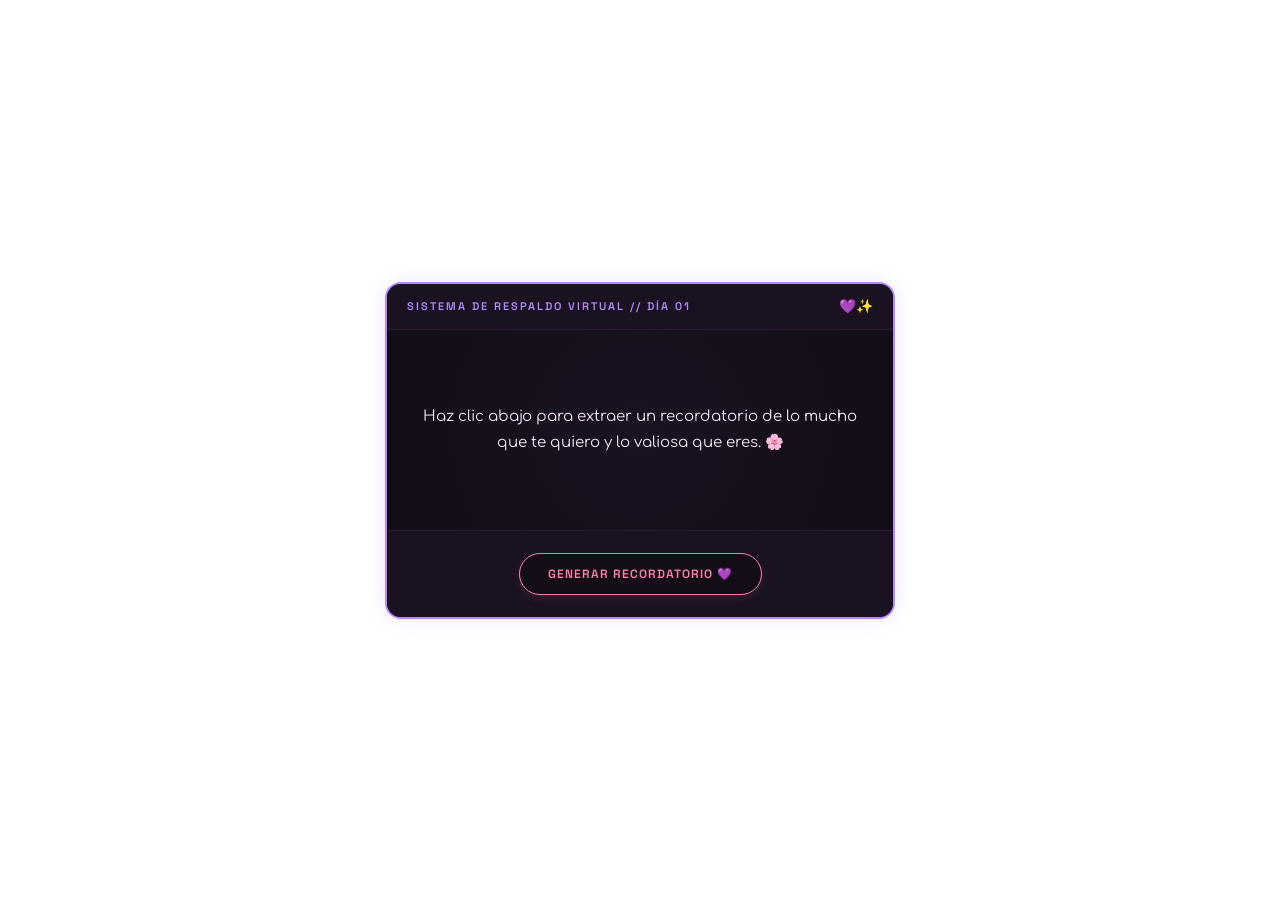
<file: index.html>
<!DOCTYPE html>
<html lang="es">
<head>
  <meta charset="UTF-8">
  <meta name="viewport" content="width=device-width, initial-scale=1.0">
  <title>Sistema de Respaldo Virtual // Día 01</title>
  <link rel="preconnect" href="https://fonts.googleapis.com">
  <link rel="preconnect" href="https://fonts.gstatic.com" crossorigin>
  <link href="https://fonts.googleapis.com/css2?family=Comfortaa:wght@500;700&family=Space+Grotesk:wght@400;600&display=swap" rel="stylesheet">
  <style>
    * {
      box-sizing: border-box;
      margin: 0;
      padding: 0;
    }
    body {
      background-color: transparent;
      display: flex;
      justify-content: center;
      align-items: center;
      height: 100vh;
      overflow: hidden;
    }
    .card-container {
      width: 100%;
      max-width: 550px;
      padding: 20px;
    }
    .card {
      background-color: #120d16;
      border: 2px solid #b388ff;
      border-radius: 16px;
      box-shadow: 0 0 20px rgba(179, 136, 255, 0.2);
      overflow: hidden;
      display: flex;
      flex-direction: column;
      transition: all 0.3s ease;
    }
    .card:hover {
      box-shadow: 0 0 30px rgba(255, 128, 171, 0.3);
      border-color: #ff80ab;
    }
    .card-header {
      background-color: #1a1221;
      padding: 14px 20px;
      border-bottom: 1px solid #2a1b35;
      display: flex;
      justify-content: space-between;
      align-items: center;
    }
    .header-title {
      font-family: 'Space Grotesk', sans-serif;
      font-size: 11px;
      letter-spacing: 2px;
      color: #b388ff;
      font-weight: 600;
    }
    .header-icon {
      font-size: 14px;
    }
    .card-body {
      padding: 45px 35px;
      min-height: 200px;
      display: flex;
      align-items: center;
      justify-content: center;
      background: radial-gradient(circle at center, #1a1221 0%, #120d16 100%);
    }
    #quote {
      font-family: 'Comfortaa', cursive;
      font-size: 15px;
      line-height: 1.7;
      color: #f3e5f5;
      text-align: center;
    }
    .card-footer {
      padding: 22px;
      background-color: #1a1221;
      border-top: 1px solid #2a1b35;
      display: flex;
      justify-content: center;
    }
    #generate-btn {
      background-color: #120d16;
      color: #ff80ab;
      border: 1px solid #ff80ab;
      padding: 12px 28px;
      font-family: 'Space Grotesk', sans-serif;
      font-size: 12px;
      letter-spacing: 1px;
      font-weight: 600;
      border-radius: 30px;
      cursor: pointer;
      box-shadow: 0 4px 10px rgba(255, 128, 171, 0.1);
      transition: all 0.3s cubic-bezier(0.175, 0.885, 0.32, 1.275);
    }
    #generate-btn:hover {
      background-color: #ff80ab;
      color: #120d16;
      transform: scale(1.05);
    }
    .fade-in {
      animation: fadeInEffect 0.5s ease forwards;
    }
    @keyframes fadeInEffect {
      from { opacity: 0; transform: scale(0.95); }
      to { opacity: 1; transform: scale(1); }
    }
  </style>
</head>
<body>

<div class="card-container">
  <div class="card">
    <div class="card-header">
      <span class="header-title">SISTEMA DE RESPALDO VIRTUAL // DÍA 01</span>
      <div class="header-icon">💜✨</div>
    </div>
    <div class="card-body">
      <p id="quote" class="fade-in">Haz clic abajo para extraer un recordatorio de lo mucho que te quiero y lo valiosa que eres. 🌸</p>
    </div>
    <div class="card-footer">
      <button id="generate-btn">GENERAR RECORDATORIO 💜</button>
    </div>
  </div>
</div>

<script>
const afirmacionesOriginales = [
  "Sé perfectamente que ambas somos personas independientes y capaces de avanzar solas, pero tenerte como amix, escucharte y compartir la vida hace que mi universo sea exponencialmente más feliz.",
  "La distancia geográfica se vuelve completamente minúscula cuando dos mentes logran sintonizar con tanta pureza, honestidad y elocuencia a través de una pantalla.",
  "Tu presencia en mi vida es la prueba viviente de que no se necesita habitar el mismo espacio físico para cuidar, sostener y hacer feliz a alguien de verdad.",
  "Saber que estás al otro lado de la red transforma por completo la pesadez de cualquier rutina; eres un refugio lleno de calma al que siempre da gusto regresar.",
  "Tu voz tiene una calidez única que desarma cualquier mal día; escuchar tus notas de voz es, sin duda, mi sonido favorito en el mundo.",
  "Amo con todo mi corazón el tatuaje que tengo por ti; es mi forma favorita de llevarte siempre conmigo a donde sea que vaya, grabada en mi piel y en mi historia.",
  "Aprecio profundamente cada una de tus palabras, tus llamadas y tus risas compartidas; en un entorno que a veces se siente monótono, tu existencia es un sol constante.",
  "Haber coincidido contigo y aprender juntas nuevas formas de ver la vida es uno de los recordatorios más hermosos de que las almas afines siempre encuentran su camino.",
  "Aunque hoy no pueda estar ahí físicamente para darte un abrazo o compartir un té por la tarde, quiero que recuerdes que mi afecto y mi respaldo te acompañan en cada paso.",
  "Eres una persona sumamente valiosa, inteligente y capaz. Nunca dejes que las dudas del día a día te hagan olvidar la luz tan inmensa que proyectas en todo lo que haces.",
  "Ver tu rostro en una videollamada o escuchar tu tono de voz al terminar el día es la mejor forma de recordar que las conexiones genuinas son el verdadero valor de la vida.",
  "Admiro profundamente tu sensibilidad, la madurez con la que asumes tus retos y la inmensa ternura con la que sabes cuidar a las personas que te importan.",
  "Tu corazón tiene una nobleza que se siente en cada mensaje. Gracias por demostrarme que el cariño real no conoce de fronteras, husos horarios ni límites virtuales.",
  "En los días en que el cansancio de tus múltiples actividades parezca abrumarte, respira profundo y recuerda que aquí hay alguien que celebra cada uno de tus logros.",
  "Me hace muy feliz saber que mi pensamiento te acompaña y que logro provocar una sonrisa en ti, tal como tú lo haces conmigo todos los días.",
  "Eres mi aliada intelectual y mi compañera favorita en este plano digital; no cambiaría por nada nuestras charlas largas y la certeza de saberme tan querida por ti.",
  "Nuestra complicidad es un testimonio de que los lazos más fuertes se construyen con paciencia, empatía, respeto profundo por el espacio del otro y un cariño genuino.",
  "Me encanta la forma en que procesas las ideas, la agudeza de tu mente y esa capacidad tan tuya de hacer que una simple charla de trabajo se vuelva un momento especial.",
  "Si el síndrome del impostor o la duda intentan nublar tu jornada, regresa a este botón y recuerda que yo veo con total claridad la grandeza de tu talento.",
  "No necesitas ser perfecta ni fuerte las veinticuatro horas; en tus momentos de cansancio o silencio, mi aprecio y mi escucha atenta siguen estando aquí, intactos.",
  "Qué fortuna tan inmensa haber cruzado caminos contigo. Como mujeres y como amix, tener este nivel de entendimiento mutuo es algo que valoro con el alma.",
  "Tu forma de quererme y de estar presente a pesar de los kilómetros me ha enseñado que el afecto verdadero es un espacio de libertad, evolución y mutuo aprendizaje.",
  "Nunca olvides la fuerza que habita en ti; eres una mujer brillante, disciplinada y tienes la capacidad necesaria para conquistar cualquier meta profesional o personal.",
  "Tu presencia es como esa primera taza de café por la mañana: trae claridad, reconforta el espíritu y te deja listo para iniciar el día con una buena energía.",
  "Amo la complicidad que tenemos, los chistes internos que solo nosotras entendemos y esas conversaciones que se extienden recordándonos que la distancia es solo un número.",
  "Cada detalle tuyo, desde un saludo temprano hasta un mensaje de buenas noches, se convierte en un tesoro que guardo con el mayor de los respetos y el más grande cariño.",
  "Tu valor no se define por tu productividad ni por cuántos pendientes cierres hoy; vales por la inmensidad de tu ser, por tu autenticidad y por la luz que irradias.",
  "Eres ese pensamiento bonito que me saca una sonrisa espontánea en mitad de una reunión pesada. Gracias por existir de una manera tan bella en mi mundo.",
  "Admiro la dedicación con la que manejas tus proyectos, pero admiro aún más cómo cuidas tu esencia y mantienes intacta esa calidez que te caracteriza.",
  "La distancia solo resalta lo real de lo que compartimos. Si podemos hacernos tan felices estando lejos, el día que compartamos un espacio físico va a ser legendario.",
  "Tu sensibilidad humana es un regalo para quienes te rodean; nunca permitas que las prisas del entorno apaguen la magia que llevas dentro.",
  "Qué hermoso es saber que en algún lugar del mapa hay una mujer maravillosa que desea mi bienestar con la misma fuerza con la que yo deseo el suyo.",
  "Eres una amix excepcional, con una mente brillante y un corazón enorme. Confía plenamente en tus capacidades, porque yo sé perfectamente de lo que eres capaz.",
  "Incluso en los días donde el silencio sea necesario para descansar, saber que estás al otro lado de la pantalla me da una tranquilidad y una alegría inmensas.",
  "Cuando te veo reír en una videollamada, te juro que no sé quién de las dos está más feliz sinceramente; ver tu alegría me llena el alma por completo.",
  "Gracias por tu paciencia, por tus palabras de aliento y por ser esa persona que me recuerda lo bonito que es aprender y evolucionar constantemente.",
  "Tienes una capacidad hermosa para acortar las distancias con un solo mensaje; tu elocuencia y tu forma de expresarte son un verdadero deleite intelectual.",
  "Este rincón digital es solo una pequeña muestra del aprecio inmenso que te tengo. Elegir compartir mis días contigo me hace infinitamente más feliz.",
  "Gracias por enseñarme otra forma de querer, una donde el espacio de la otra se respeta y el cariño crece de la forma más natural y honesta posible.",
  "Me encanta escuchar tu voz; es un sonido que me transmite una paz increíble y tiene la magia de disipar cualquier momento de estrés en mi rutina.",
  "Mi corazón se agita bonito cada vez que coincidimos en una charla espontánea; adoro la forma tan fluida en la que fluyen nuestras conversaciones.",
  "Me dijiste que puedo soñar siempre contigo... y hoy te recuerdo que tenerte presente en mis pensamientos es una de las cosas que hacen mi vida muchísimo más hermosa.",
  "Aprecio inmensamente que, aun con todas tus actividades diarias, siempre busques un espacio para mí; valorar nuestro tiempo de esa forma me llena el alma.",
  "Tu risa tiene un eco hermoso que se queda guardado en mi mente durante todo el día; es la melodía que me recuerda que vale la pena sonreír.",
  "No cambiaría por nada del mundo las horas que pasamos compartiendo ideas; aprender a tu lado es una de las experiencias más enriquecedoras que tengo.",
  "Tu calidez atraviesa cualquier pantalla; eres capaz de hacerme sentir plenamente acompañada y querida a pesar de toda la distancia que nos separa.",
  "Tienes una mente brillante y una lógica admirable. Nunca dejes que un día complicado de oficina empañe la certeza de lo tesa que eres.",
  "Haces que mi mundo sea un lugar muchísimo más bonito desde el momento en que entraste en él; tu amistad es un regalo inestimable.",
  "Adoro la tranquilidad que me da saber que cuento contigo; tu lealtad y tu compañerismo como amix son pilares hermosos en mi día a día.",
  "Me fascina ver cómo te apasionas por tus metas y la dedicación que le pones a cada aprendizaje; eres una fuente constante de inspiración para mí.",
  "No necesitas demostrarle nada a nadie; tu trabajo, tu ética y tu calidad como mujer hablan por sí solos con una elocuencia absoluta.",
  "En las tardes largas donde la jornada se vuelve monótona, recordar tu última nota de voz es el impulso perfecto para continuar con una sonrisa.",
  "Gracias por ser mi confidente, mi aliada intelectual y mi refugio seguro en este espacio; tu existencia es una bendición en mi vida.",
  "Tu presencia es sutil pero profundamente significativa; dejas una huella de paz y buena energía en cada mensaje y en cada videollamada.",
  "Admiro profundamente tu resiliencia; tienes una templanza increíble para encarar las situaciones difíciles sin perder jamás tu esencia noble.",
  "Cada vez que sientas que la rutina te exige demasiado, detente un segundo, respira y recuerda que estás haciendo un trabajo extraordinario.",
  "Qué privilegio tan grande es conocerte a fondo, escuchar tus opiniones y darme cuenta de la inmensa belleza interior que posees.",
  "Tu afecto es uno de los espacios más libres, sanos y transparentes que he tenido la fortuna de habitar; gracias por quererme tan bonito, amix.",
  "Eres el claro ejemplo de que se puede tener una mente estructurada y brillante sin perder ni un poquito de ternura, empatía y sensibilidad.",
  "Nunca olvides que mi chat está permanentemente abierto para ti, listo para escucharte, leerte o simplemente acompañarte en silencio.",
  "Me haces feliz por el simple hecho de existir y elegir compartir una parte de tu tiempo y de tu vida conmigo; eso vale más que cualquier distancia.",
  "Tu criterio y tus consejos son invaluables para mí; confío plenamente en tu sabiduría y en la maravillosa intuición que te guía.",
  "Que hoy sea un día para consentirte, para reconocer tus propios logros y para recordar que te mereces toda la felicidad y la paz del mundo.",
  "Nuestras llamadas son el momento donde el ruido exterior se apaga por completo y el día cobra un significado mucho más bonito y tranquilo.",
  "Compartir canciones contigo y saber que conectamos a través de la música es como crear nuestra propia banda sonora a la distancia.",
  "Tu autenticidad es refrescante en un mundo tan automatizado; eres genuina, transparente y de una honestidad que vale oro.",
  "Si hoy necesitas un recordatorio de tu valor, aquí lo tienes: eres una mujer maravillosa, inteligente, sumamente querida y capaz de todo.",
  "Amo la complicidad que construimos día con día; cada chiste interno es un bloque más en esta amistad tan bonita que me alegra la vida.",
  "Nunca dejes de brillar con esa luz propia tan hermosa que tienes; el mundo es un lugar mucho mejor y más feliz porque tú estás en él.",
  "Este rincón fue diseñado con el único propósito de recordarte, cuantas veces lo requieras, lo inmensamente valiosa y querida que eres para mí.",
  "Quiero agradecerte sinceramente por estar en mi vida. Tu apoyo incondicional ha sido mi mayor tranquilidad en los momentos de más estrés.",
  "Gracias por tener siempre la palabra exacta, el consejo inteligente y la madurez necesaria para ver las cosas con total claridad.",
  "Me llena de orgullo ver todo lo que logras día con día como la mujer increíble y disciplinada que eres. Tu fuerza es admirable.",
  "Agradezco cada risa compartida, cada nota de voz larga y cada instante en el que me haces sentir que ser amix no entiende de fronteras.",
  "Tu generosidad y la forma tan bonita en la que cuidas nuestro lazo es algo que valoro y agradezco profundamente todos los días.",
  "Gracias por escucharme con tanta paciencia y por ser ese lugar seguro al que siempre puedo acudir para desconectarme del caos del mundo.",
  "Es increíble cómo logras hacerme sonreír incluso a través de un simple mensaje de texto. Tu buena energía es completamente contagiosa.",
  "Agradezco tu honestidad, tu transparencia y esa forma tan limpia que tienes de expresar lo que sientes y lo que piensas.",
  "Tener a una mujer tan brillante e inteligente como tú profesando su amistad conmigo es una de las mayores fortunas que tengo.",
  "Hay canciones que ahora tienen tu nombre grabado por completo, porque es imposible escucharlas sin acordarme de ti y sonreír.",
  "Admiro la forma en que enfrentas los retos del trabajo y de la vida. Tienes una capacidad de resolución que me inspira muchísimo.",
  "Gracias por enseñarme que las conexiones más reales se alimentan de respeto mutuo, conversaciones profundas y un afecto sincero.",
  "Tu presencia le da un balance perfecto a mis días. Agradezco inmensamente la tranquilidad y la alegría que traes a mi rutina.",
  "Eres una persona con una luz única y un criterio impecable. Gracias por compartir tu sabiduría y tus opiniones conmigo, amix.",
  "Aprecio tanto el tiempo que me dedicas. Sé que tu día puede ser muy ocupado, y que elijas un espacio para mí es algo que guardo en el corazón.",
  "Gracias por no juzgar, por entender mis silencios y por brindarme un espacio donde puedo ser completamente yo misma sin filtros.",
  "Tu amistad y tu compañía son de los regalos más reales que me ha dado la vida. Gracias por existir de una manera tan bella.",
  "Me encanta cómo logras que las cosas complejas parezcan sencillas con tu lógica. Eres una mujer extraordinariamente tesa.",
  "Agradezco profundamente la confianza que has depositado en mí. Cuidar de nuestro lazo es una de mis mayores prioridades.",
  "Gracias por ser mi coequipera favorita, mi aliada en las charlas largas y la persona que me recuerda lo bonito que es coincidir.",
  "Tu calidez tiene el poder de transformar cualquier jornada pesada en un momento lleno de paz. Gracias por esa magia tan tuya.",
  "Aprecio enormemente tu sensibilidad y la ternura con la que respondes a cada situación. Eres una amix genial.",
  "Gracias por impulsarme a ser mejor, por celebrar mis éxitos y por recordarme que siempre tengo un respaldo incondicional en ti.",
  "Tu elocuencia y tu agudeza mental hacen que hablar contigo sea siempre el mejor momento de mi jornada. Gracias por cada charla.",
  "Agradezco el respeto profundo con el que tratas mis ideas y el cariño con el que sostienes cada una de nuestras conversaciones.",
  "Gracias por ser esa constante hermosa en mi mapa, por recordarme que no estoy sola y por quererme de una forma tan libre y sana.",
  "Admiro profundamente tu fuerza interior y la calma con la que asumes cada responsabilidad. Eres un ejemplo absoluto de mujer.",
  "Gracias por recordarme el valor de las cosas sencillas, como una buena plática al final del día o una risa espontánea.",
  "Tu existencia hace que mi universo sea muchísimo más feliz, interesante y ordenado. Gracias por compartir tu tiempo conmigo, amix.",
  "Este espacio solo existe para recordarte, de manera infinita, lo agradecida que estoy de tenerte en mi vida y lo mucho que te adoro.",
  "Qué tranquilidad da saber que, sin importar lo enredado que esté el día, siempre puedo llegar a escribirte y todo se calma.",
  "Admiro demasiado cómo defiendes tus ideas y tu espacio; eres una mujer con un carácter tan bonito y firme que inspira un montón.",
  "Gracias por esos chistes que solo tú y yo entendemos; tener esa complicidad tan nuestra es de las cosas que más alegría me dan.",
  "Me encanta que podamos hablar de cosas súper profundas y al segundo reírnos de cualquier bobada; esa confianza no se encuentra fácil.",
  "Aprecio muchísimo que estés pendiente de mis días, de mis metas y de mis cosas; sentir tu apoyo tan de cerca es un regalo inmenso.",
  "Como mujeres, es hermoso encontrar a una amix con la que no existan competencias, sino un apoyo mutuo totalmente sincero y transparente.",
  "Tu criterio para resolver problemas es algo que me vuela la cabeza; eres súper inteligente y admiro muchísimo cómo procesas todo.",
  "Gracias por las notas de voz largas; me encanta sentarme a escucharte porque siento que estamos en el mismo cuarto charlando tranquilas.",
  "Amo saber que hay una parte de ti que se queda conmigo en cada aprendizaje que compartimos; eres una maestra increíble en mi vida.",
  "Tu lealtad es un pilar gigante para mí; saber que cuento contigo a ojos cerrados es una de las certezas más bonitas que tengo hoy.",
  "Gracias por celebrar mis logros como si fueran tuyos; tener una amix que se alegre genuinamente de mi bienestar no tiene precio.",
  "Me fascina ver lo dedicada que eres con cada proyecto que tocas; le pones un nivel de mente y corazón a todo que da gusto verte.",
  "Eres mi refugio favorito en internet; el rincón del mapa donde sé que puedo ser yo misma al cien por ciento y siempre seré bienvenida.",
  "Gracias por tu paciencia eterna y por tener siempre una perspectiva tan madura ante cualquier enredo de la vida diaria.",
  "No te imaginas la sonrisa que me saca ver un mensaje tuyo en la pantalla cuando he tenido una mañana pesada en la oficina.",
  "Adoro nuestra amistad porque es libre, sana y no exige nada más que ser auténticas; gracias por construir un espacio tan lindo conmigo.",
  "Tus consejos tienen una claridad única; eres esa voz sensata que siempre me aterriza y me ayuda a ver las cosas desde el lado correcto.",
  "Gracias por compartir tus días conmigo, por hacerme parte de tu mundo y por dejarme quererte y apoyarte en cada paso que das.",
  "Tienes una esencia tan noble que se siente en cada palabra que escribes; es imposible leerte y no contagiarse de tu paz.",
  "Qué fortuna tener una aliada tan tesa en mi cotidianidad; trabajar, aprender y crecer sabiendo que estás ahí lo hace todo mejor.",
  "Gracias por enseñarme el valor de la constancia en el cariño; la distancia es un número tonto cuando hay tantas ganas de estar presente.",
  "Amo la forma en que cuidas a los tuyos; tienes un corazón gigante y una ternura para proteger a la gente que quieres que es hermosa.",
  "Si el cansancio de la semana te abruma, recuerda que eres una mujer espectacular, valiente y que aquí estoy siempre para escucharte.",
  "Gracias por recordarme que vale la pena pausar y reír; tus ocurrencias son el mejor remate para cualquier día monótono.",
  "Me da un orgullo inmenso ver cómo vas conquistando cada meta que te propones; eres una mujer sumamente brillante y enfocada.",
  "Tu amistad me ha devuelto la certeza de que las conexiones reales existen en cualquier plano; gracias por ser mi puerto seguro en la red.",
  "Aprecio cada llamada, cada silencio compartido y cada palabra de aliento; eres de verdad una amix invaluable en mi historia.",
  "Gracias por tu honestidad sin filtros; valoro demasiado que seas transparente conmigo y que hablemos siempre con el corazón en la mano.",
  "Eres esa persona con la que puedo pensar en voz alta sin miedo a nada; tener esa libertad con otra mujer es una bendición.",
  "Admiro tu resiliencia ante los días difíciles; tienes una templanza admirable para sacar adelante lo que sea con toda la altura.",
  "Gracias por hacerme reír hasta que me duela la cara; tus chistes y tu sentido del humor son mi parte favorita de la semana.",
  "Qué bonito es saber que existes en algún lugar del mapa pensando en mi bienestar con el mismo cariño con el que yo pienso en el tuyo.",
  "Tu agudeza mental es un deleite constante; amo debatir ideas contigo porque siempre sales con una lógica impecable y brillante.",
  "Gracias por ser mi confidente y mi zona de paz; en un mundo tan acelerado, nuestro chat es el lugar donde todo va a un ritmo hermoso.",
  "Tu calidez traspasa cualquier pantalla y desarma cualquier mal rato; eres capaz de abrazarme a la distancia con una sola frase.",
  "Me hace muy feliz ver que, a pesar de las rutinas y las ocupaciones, nuestro lazo se mantiene intacto y cada vez más fuerte.",
  "Gracias por inspirarme con tu disciplina; ver lo tesa que eres en tus cosas me da un impulso gigante para dar lo mejor de mí también.",
  "Eres una mujer excepcional, con un criterio de oro y una sensibilidad preciosa; nunca dejes que nadie nuble la certeza de lo que vales.",
  "Amo compartir mis gustos contigo y descubrir que sintonizamos tan bien en tantas cosas; eres mi compañera favorita de pláticas.",
  "Gracias por estar ahí en las buenas, en las malas y en las jornadas aburridas; tu constancia es el regalo más lindo de mi día.",
  "Tenerte como amix es una de las cosas que agradezco con más fuerza todos los días; tu presencia le da un brillo hermoso a mi vida.",
  "Tu risa es mi cable a tierra favorito; cuando te escucho feliz, el día entero toma un color muchísimo más bonito y tranquilo.",
  "Gracias por no dejarme dudar de mis capacidades y por ser la primera en recordarme lo lejos que puedo llegar; tu apoyo es mi motor.",
  "Adoro la forma tan genuina en la que nos cuidamos mutuamente; este lazo es la prueba de que el afecto real solo necesita voluntad.",
  "Eres una mujer con una luz propia que no se apaga con nada; gracias por compartir un poquito de esa magia conmigo todos los días.",
  "Gracias por ser mi aliada, mi apoyo y mi cómplice en este plano digital; tenerte en mi vida es la mayor de las fortunas, amix.",
  "Me encanta tu elocuencia y la pasión con la que hablas de lo que te gusta; escucharte inspirada es de mis momentos favoritos.",
  "Agradezco cada instante que pasamos compartiendo ideas; crecer a tu lado como mujer y como profesional es un privilegio inmenso.",
  "Gracias por ser ese recordatorio constante de que el mundo tiene personas maravillosas, transparentes y llenas de bondad real.",
  "Tu valor va mucho más allá de lo que haces en el día; vales por la inmensidad de tu ser, por tu autenticidad y por cómo alegras mi mundo.",
  "Este espacio fue hecho con todo el cariño para recordarte, de manera infinita, lo agradecida que estoy de tenerte y lo mucho que te adoro."
];

let bolsaDeFrases = [];

function barajarFrases() {
  bolsaDeFrases = [...afirmacionesOriginales];
  for (let i = bolsaDeFrases.length - 1; i > 0; i--) {
    const j = Math.floor(Math.random() * (i + 1));
    [bolsaDeFrases[i], bolsaDeFrases[j]] = [bolsaDeFrases[j], bolsaDeFrases[i]];
  }
}

barajarFrases();

const quoteEl = document.getElementById('quote');
const btnEl = document.getElementById('generate-btn');

btnEl.addEventListener('click', () => {
  quoteEl.classList.remove('fade-in');
  void quoteEl.offsetWidth; 
  
  if (bolsaDeFrases.length === 0) {
    barajarFrases();
  }
  
  const fraseSeleccionada = bolsaDeFrases.pop();
  quoteEl.textContent = fraseSeleccionada;
  quoteEl.classList.add('fade-in');
});
</script>

</body>
</html>
</file>
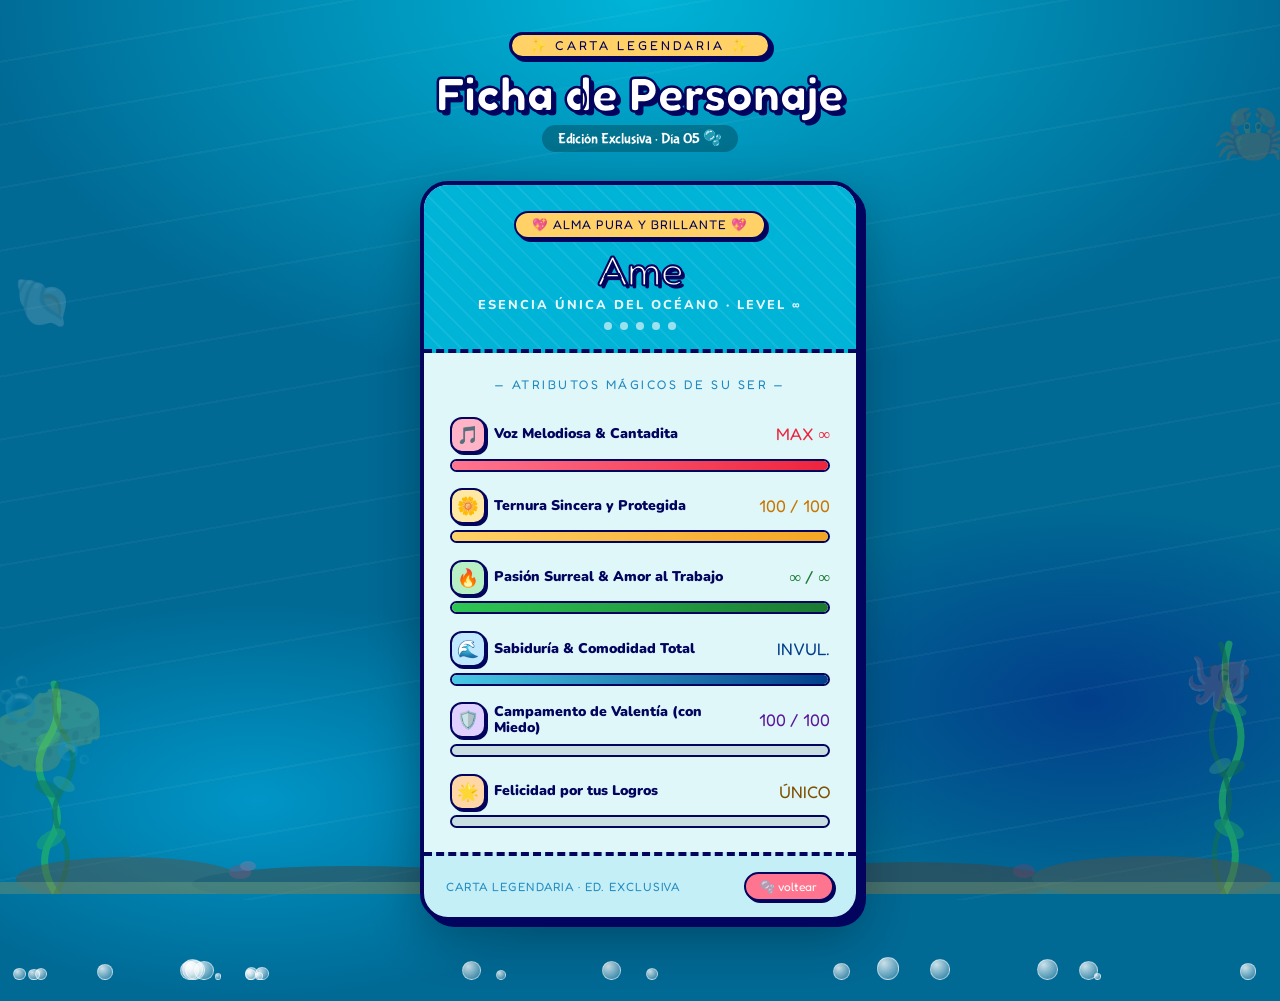
<file: card/index.html>
<!DOCTYPE html>
<html lang="es">
<head>
<meta charset="UTF-8"/>
<meta name="viewport" content="width=device-width, initial-scale=1.0"/>
<title>✨ Bikini Bottom Stats · Ame ✨</title>
<link href="https://fonts.googleapis.com/css2?family=Fredoka+One&family=Nunito:wght@400;600;700;800;900&family=Bubblegum+Sans&display=swap" rel="stylesheet"/>
<style>
:root {
  --ocean:    #00b4d8;
  --ocean-d:  #0077b6;
  --ocean-dk: #023e8a;
  --sand:     #ffd166;
  --sand-d:   #f4a522;
  --coral:    #ef233c;
  --coral-l:  #ff758f;
  --kelp:     #2dc653;
  --kelp-d:   #1a7a31;
  --bubble:   rgba(255,255,255,0.55);
  --foam:     #e0f7fa;
  --night:    #03045e;
  --gary:     #9d4edd;
}

*,*::before,*::after{box-sizing:border-box;margin:0;padding:0}

body {
  min-height:100vh;
  background: #006994;
  background-image:
    radial-gradient(ellipse 80% 60% at 50% 0%,   #00b4d8 0%,  transparent 65%),
    radial-gradient(ellipse 60% 40% at 20% 80%,  #0096c7 0%,  transparent 50%),
    radial-gradient(ellipse 50% 35% at 85% 70%,  #023e8a 0%,  transparent 55%);
  display:flex;
  flex-direction:column;
  align-items:center;
  padding:2rem 1rem 5rem;
  font-family:'Nunito',sans-serif;
  overflow-x:hidden;
  position:relative;
}

/* ── FONDO OCÉANO con rayas de luz ─────────────────────── */
body::before {
  content:'';
  position:fixed;
  inset:0;
  background: repeating-linear-gradient(
    170deg,
    transparent 0px,
    transparent 60px,
    rgba(255,255,255,0.04) 60px,
    rgba(255,255,255,0.04) 62px
  );
  pointer-events:none;
  z-index:0;
}

/* ── BURBUJAS DE FONDO ─────────────────────────────────── */
#bubbles{position:fixed;inset:0;pointer-events:none;z-index:0}
.bub{
  position:absolute;
  border-radius:50%;
  background:radial-gradient(circle at 30% 25%, rgba(255,255,255,0.8), rgba(255,255,255,0.1));
  border:1.5px solid rgba(255,255,255,0.5);
  bottom:-80px;
  animation:rise var(--d) ease-in infinite;
  animation-delay:var(--delay);
}
@keyframes rise{
  0%  {transform:translateY(0)   translateX(0)      scale(0.8);opacity:0}
  8%  {opacity:.7}
  90% {opacity:.3}
  100%{transform:translateY(-110vh) translateX(var(--tx)) scale(1.1);opacity:0}
}

/* ── PLANTAS / ALGAS decorativas ───────────────────────── */
.seaweed{
  position:fixed;bottom:0;pointer-events:none;z-index:0;opacity:.55;
}
.seaweed svg path{animation:sway 4s ease-in-out infinite alternate}
.seaweed-r{right:2%;animation-delay:-2s}
.seaweed-l{left:2%}
@keyframes sway{
  0%  {transform:skewX(-6deg) scaleY(1)}
  100%{transform:skewX(8deg)  scaleY(1.05)}
}

/* ── PIEDRAS DEL FONDO ─────────────────────────────────── */
.rocks{position:fixed;bottom:0;left:0;right:0;pointer-events:none;z-index:0;opacity:.45}

/* ── HEADER ─────────────────────────────────────────────── */
.hdr{text-align:center;position:relative;z-index:2;margin-bottom:1.8rem;animation:splashIn .9s cubic-bezier(.34,1.56,.64,1) both}
@keyframes splashIn{
  0%  {opacity:0;transform:scale(.7) translateY(-20px)}
  100%{opacity:1;transform:scale(1)  translateY(0)}
}
.hdr-label{
  display:inline-block;
  font-family:'Fredoka One',cursive;
  font-size:.8rem;letter-spacing:3px;
  color:var(--night);
  background:var(--sand);
  border:3px solid var(--night);
  border-radius:999px;
  padding:.2rem 1.1rem;
  margin-bottom:.6rem;
  box-shadow:3px 3px 0 var(--night);
}
.hdr-title{
  font-family:'Fredoka One',cursive;
  font-size:clamp(2rem,6vw,3rem);
  color:#fff;
  -webkit-text-stroke:2.5px var(--night);
  text-shadow:4px 4px 0 var(--night);
  line-height:1;
}
.hdr-sub{
  font-family:'Bubblegum Sans',cursive;
  font-size:.95rem;
  color:#fff;
  margin-top:.5rem;
  background:rgba(0,0,0,.25);
  display:inline-block;
  padding:.25rem 1rem;
  border-radius:20px;
}

/* ── ESCENA FLIP (ALTO DE LA ESTRUCTURA FIJADO EN 740X) ── */
.scene{
  width:min(440px,96vw);
  height: 740px; 
  perspective:1400px;
  position:relative;z-index:2;
  animation:splashIn .9s .2s cubic-bezier(.34,1.56,.64,1) both;
}
.flip{
  width:100%;
  height:100%;
  position:relative;
  transform-style:preserve-3d;
  transition:transform 1s cubic-bezier(.4,.2,.2,1);
}
.flip.flipped{transform:rotateY(180deg)}

.face{
  position: absolute;
  inset: 0;
  width: 100%;
  height: 100%;
  backface-visibility:hidden;
  -webkit-backface-visibility:hidden;
  border-radius:28px;
  border:4px solid var(--night);
  box-shadow:6px 6px 0 var(--night),0 16px 50px rgba(0,0,0,.3);
  overflow: hidden;
}

.face-front{
  background:#e0f7fa;
  display: flex;
  flex-direction: column;
}

.face-back{
  transform:rotateY(180deg);
  background:#fff9e6;
  display:flex;
  flex-direction:column;
  align-items:center;
  justify-content:space-between;
  text-align:center;
  padding:2.2rem 2rem 1.8rem; 
}

/* ── CABECERA CARD ── */
.ch{
  background:var(--ocean);
  padding:1.6rem 1.6rem 1.2rem;
  text-align:center;
  border-bottom:4px dashed var(--night);
  position:relative;
  overflow:hidden;
}
.ch::before{
  content:'';
  position:absolute;inset:0;
  background: repeating-linear-gradient(
    45deg, transparent 0,transparent 12px,
    rgba(255,255,255,.07) 12px,rgba(255,255,255,.07) 14px
  );
}
.ch-badge{
  display:inline-flex;align-items:center;gap:.4rem;
  background:var(--sand);
  color:var(--night);
  font-family:'Fredoka One',cursive;
  font-size:.78rem;letter-spacing:1px;
  padding:.3rem 1rem;border-radius:999px;
  border:2.5px solid var(--night);
  box-shadow:3px 3px 0 var(--night);
  margin-bottom:.6rem;position:relative;
}
.ch-name{
  font-family:'Fredoka One',cursive;
  font-size:2.6rem;color:#fff;
  -webkit-text-stroke:2px var(--night);
  text-shadow:3px 3px 0 var(--night);
  position:relative;line-height:1;
}
.ch-title{
  font-size:.8rem;color:#fff;
  font-weight:800;letter-spacing:2px;
  text-transform:uppercase;margin-top:.35rem;
  position:relative;opacity:.9;
}
.ch-divs{display:flex;gap:.5rem;justify-content:center;margin-top:.5rem;position:relative}
.ch-div{width:8px;height:8px;border-radius:50%;background:#fff;opacity:.6}

/* ── SECCIÓN STATS ── */
.ss{
  padding:1.5rem 1.6rem; 
  flex: 1;
  display: flex;
  flex-direction: column;
  justify-content: space-between;
}
.ss-label{
  text-align:center;
  font-family:'Fredoka One',cursive;
  font-size:.78rem;letter-spacing:2.5px;
  color:var(--ocean-d);text-transform:uppercase;
  margin-bottom:0.5rem;opacity:.85;
}

/* ── FILA STAT ── */
.sr{position:relative;margin-bottom:0px} 
.sr-top{display:flex;align-items:center;gap:.55rem;margin-bottom:.35rem}
.sr-icon{
  width:36px;height:36px;border-radius:12px;
  display:flex;align-items:center;justify-content:center;
  font-size:1.1rem;flex-shrink:0;
  border:2.5px solid var(--night);
  box-shadow:2px 2px 0 var(--night);
  transition:transform .2s ease;
  overflow: hidden;
  background: white;
}
.sr-icon img {
  width: 80%;
  height: 80%;
  object-fit: contain;
}
.sr:hover .sr-icon{transform:scale(1.2) rotate(-8deg)}
.sr-name{font-weight:900;font-size:.88rem;color:var(--night);flex:1;line-height:1.2}
.sr-val{
  font-family:'Fredoka One',cursive;font-size:1.05rem;
  white-space:nowrap;
}

/* Barra */
.bar-track{
  height:13px;border-radius:999px;
  background:rgba(0,0,0,.1);
  border:2px solid var(--night);overflow:hidden;
}
.bar-fill{
  height:100%;border-radius:999px;
  width:0;transition:width 1.5s cubic-bezier(.4,0,.2,1);
}

/* Colores por stat */
.s0 .sr-icon{background:#ffb3c6}
.s0 .sr-val {color:var(--coral)}
.s0 .bar-fill{background:linear-gradient(90deg,#ff758f,#ef233c)}

.s1 .sr-icon{background:#ffe8a3}
.s1 .sr-val {color:#c77700}
.s1 .bar-fill{background:linear-gradient(90deg,#ffd166,#f4a522)}

.s2 .sr-icon{background:#b7f0c5}
.s2 .sr-val {color:var(--kelp-d)}
.s2 .bar-fill{background:linear-gradient(90deg,#2dc653,#1a7a31)}

.s3 .sr-icon{background:#c0e8ff}
.s3 .sr-val {color:var(--ocean-dk)}
.s3 .bar-fill{background:linear-gradient(90deg,#48cae4,#023e8a)}

.s4 .sr-icon{background:#e0d0ff}
.s4 .sr-val {color:#5a189a}
.s4 .bar-fill{background:linear-gradient(90deg,#9d4edd,#5a189a)}

.s5 .sr-icon{background:#ffd6a5}
.s5 .sr-val {color:#7f4f00}
.s5 .bar-fill{background:linear-gradient(90deg,#ffb347,#7f4f00)}

/* Tooltip ────────────────────────────────────────────────── */
.tip{
  position:absolute;bottom:calc(100% + 12px);left:50%;
  transform:translateX(-50%) translateY(8px);
  background:#fff;color:var(--night);
  border-radius:16px;padding:.75rem 1rem;
  font-size:.8rem;line-height:1.55;
  width:270px;max-width:88vw;
  pointer-events:none;opacity:0;
  transition:opacity .22s,transform .22s;
  z-index:20;
  border:3px solid var(--night);
  box-shadow:4px 4px 0 var(--night);
}
.tip::after{
  content:'';position:absolute;top:100%;left:50%;
  transform:translateX(-50%);
  border:8px solid transparent;
  border-top-color:#fff;
}
.tip::before{
  content:'';position:absolute;top:100%;left:50%;
  transform:translateX(-50%);
  border:11px solid transparent;
  border-top-color:var(--night);z-index:-1;
}
.tip strong{
  display:block;
  font-family:'Nunito', sans-serif;
  font-weight:700;
  font-size:.85rem;color:#2dc653;margin-bottom:.25rem;
}
.sr:hover .tip{opacity:1;transform:translateX(-50%) translateY(0)}

/* ── PIE DE CARD ── */
.cf{
  padding:1rem 1.4rem;
  border-top:4px dashed var(--night);
  background:rgba(0,180,216,.12);
  display:flex;align-items:center;justify-content:space-between;
}
.cf-tag{
  font-family:'Fredoka One',cursive;font-size:0.75rem;
  letter-spacing:1px;color:var(--ocean-d);opacity:.8;
}
.flip-hint{
  display:inline-flex;align-items:center;gap:.3rem;
  background:var(--coral-l);color:#fff;
  font-family:'Fredoka One',cursive;font-size:.75rem;
  padding:.3rem .9rem;border-radius:999px;
  border:2.5px solid var(--night);
  box-shadow:2px 2px 0 var(--night);
  animation:pulse 2s ease-in-out infinite;
}
@keyframes pulse{
  0%,100%{transform:scale(1)}
  50%    {transform:scale(1.06)}
}

/* ── REVERSO ELEMENTOS ── */
.back-shell{font-size:3.2rem;animation:float 3s ease-in-out infinite;margin-bottom:.3rem;display:flex;justify-content:center;align-items:center;}
.back-shell img { width:65px; height:65px; object-fit:contain; }
@keyframes float{0%,100%{transform:translateY(0)}50%{transform:translateY(-10px)}}

.back-day{
  font-family:'Fredoka One',cursive;font-size:.85rem;
  letter-spacing:2.5px;color:#2dc653;text-transform:uppercase;margin-bottom:.4rem;
}
.back-title{
  font-family:'Fredoka One',cursive;font-size:1.75rem;
  color:var(--ocean-dk);line-height:1.2;margin-bottom:0.8rem;
  text-shadow:1px 1px 0 #fff;
}
.back-msg{
  font-size:.88rem;color:#1a1a2e;line-height:1.65;
  max-width:360px;text-align:justify;
}
.back-p {
  margin-bottom: 0.8rem;
  text-indent: 0px;
}
.back-msg em{color:#2dc653;font-style:normal;font-weight:800}

.back-sig{font-family:'Fredoka One',cursive;font-size:1.05rem;color:var(--ocean-d);margin-top:0.4rem;}
.back-hearts{margin-top:.1rem;font-size:1.4rem;letter-spacing:4px;animation:hb 1.8s ease-in-out infinite}
@keyframes hb{0%,100%{transform:scale(1)}30%{transform:scale(1.12)}60%{transform:scale(.96)}}
.back-return{margin-top:0.6rem;font-size:.72rem;color:var(--ocean-d);opacity:.65;font-weight:700}

/* BURBUJAS POP en click ─────────────────────────────────── */
.bpop{
  position:fixed;pointer-events:none;
  width:12px;height:12px;border-radius:50%;
  background:rgba(255,255,255,.6);
  border:1.5px solid rgba(255,255,255,.9);
  animation:bscatter .9s ease forwards;z-index:999;
}
@keyframes bscatter{
  0%   {opacity:1;transform:translate(0,0) scale(.4)}
  100%{opacity:0;transform:translate(var(--dx),var(--dy)) scale(1.6)}
}

/* Bob esponja decol ──────────────────────────────────────── */
.deco-sponge{
  position:fixed;pointer-events:none;z-index:1;
  opacity:.18;font-size:6rem;
  animation:wobble 8s ease-in-out infinite alternate;
  display:flex;align-items:center;justify-content:center;
}
.deco-sponge img { width:120px; height:120px; object-fit:contain; }
@keyframes wobble{
  0%   {transform:rotate(-8deg) scale(1)}
  100%{transform:rotate(6deg)  scale(1.05)}
}
</style>
</head>
<body>

<div class="deco-sponge" style="bottom:12%;left:-1%">🧽</div>
<div class="deco-sponge" style="top:10%;right:-1%;animation-delay:-4s;font-size:4rem">🦀</div>
<div class="deco-sponge" style="bottom:20%;right:2%;animation-delay:-2s;font-size:3.5rem">🐙</div>
<div class="deco-sponge" style="top:30%;left:1%;font-size:3rem;animation-delay:-6s">🐚</div>

<div id="bubbles"></div>

<div class="seaweed seaweed-l">
  <svg width="60" height="220" viewBox="0 0 60 220" fill="none" xmlns="http://www.w3.org/2000/svg">
    <path d="M30,220 Q10,190 25,165 Q40,140 20,115 Q5,90 22,65 Q38,40 28,10" stroke="#2dc653" stroke-width="7" stroke-linecap="round" fill="none"/>
    <path d="M30,220 Q50,185 35,160 Q20,135 40,110 Q55,85 38,60 Q22,35 32,10" stroke="#1a7a31" stroke-width="5" stroke-linecap="round" fill="none" opacity=".7"/>
    <ellipse cx="25" cy="165" rx="16" ry="8" fill="#2dc653" opacity=".6" transform="rotate(-30 25 165)"/>
    <ellipse cx="22" cy="115" rx="14" ry="7" fill="#1a7a31" opacity=".6" transform="rotate(25 22 115)"/>
    <ellipse cx="22" cy="65"  rx="13" ry="7" fill="#2dc653" opacity=".5" transform="rotate(-20 22 65)"/>
    <ellipse cx="38" cy="110" rx="12" ry="6" fill="#52b788" opacity=".5" transform="rotate(30 38 110)"/>
  </svg>
</div>

<div class="seaweed seaweed-r">
  <svg width="60" height="260" viewBox="0 0 60 260" fill="none" xmlns="http://www.w3.org/2000/svg">
    <path d="M30,260 Q50,225 35,195 Q20,165 38,135 Q55,105 40,75 Q25,45 35,10" stroke="#2dc653" stroke-width="7" stroke-linecap="round" fill="none"/>
    <path d="M30,260 Q12,220 28,192 Q44,164 26,132 Q10,102 24,72 Q38,42 27,10" stroke="#1a7a31" stroke-width="5" stroke-linecap="round" fill="none" opacity=".7"/>
    <ellipse cx="35" cy="195" rx="16" ry="8" fill="#2dc653" opacity=".6" transform="rotate(25 35 195)"/>
    <ellipse cx="38" cy="135" rx="14" ry="7" fill="#1a7a31" opacity=".6" transform="rotate(-25 38 135)"/>
    <ellipse cx="40" cy="75"  rx="13" ry="6" fill="#2dc653" opacity=".5" transform="rotate(20 40 75)"/>
    <ellipse cx="26" cy="132" rx="12" ry="6" fill="#52b788" opacity=".5" transform="rotate(-30 26 132)"/>
  </svg>
</div>

<div class="rocks">
  <svg width="100%" height="90" viewBox="0 0 800 90" preserveAspectRatio="none" xmlns="http://www.w3.org/2000/svg">
    <ellipse cx="80"  cy="75" rx="70"  ry="22" fill="#5e503f"/>
    <ellipse cx="220" cy="80" rx="100" ry="18" fill="#4a3f35"/>
    <ellipse cx="400" cy="72" rx="85"  ry="24" fill="#6b5044"/>
    <ellipse cx="570" cy="78" rx="90"  ry="20" fill="#523d32"/>
    <ellipse cx="720" cy="74" rx="75"  ry="22" fill="#5e503f"/>
    <rect x="0" y="78" width="800" height="12" rx="0" fill="#c9a84c" opacity=".6"/>
    <circle cx="150" cy="68" r="7" fill="#ef233c" opacity=".5"/>
    <circle cx="155" cy="62" r="5" fill="#ff758f" opacity=".5"/>
    <circle cx="480" cy="65" r="8" fill="#ef233c" opacity=".45"/>
    <circle cx="488" cy="59" r="5" fill="#ff758f" opacity=".4"/>
    <circle cx="310" cy="70" r="6" fill="#ffd166" opacity=".5"/>
    <circle cx="640" cy="67" r="7" fill="#ef233c" opacity=".4"/>
  </svg>
</div>

<header class="hdr">
  <div class="hdr-label">✨ CARTA LEGENDARIA ✨</div>
  <h1 class="hdr-title">Ficha de Personaje</h1>
  <p class="hdr-sub">Edición Exclusiva · Día 05 🫧</p>
</header>

<div class="scene">
  <div class="flip" id="card">

    <div class="face face-front">
      <div class="ch">
        <div class="ch-badge">💖 ALMA PURA Y BRILLANTE 💖</div>
        <div class="ch-name">Ame</div>
        <div class="ch-title">Esencia Única del Océano · Level ∞</div>
        <div class="ch-divs">
          <div class="ch-div"></div><div class="ch-div"></div><div class="ch-div"></div>
          <div class="ch-div"></div><div class="ch-div"></div>
        </div>
      </div>

      <div class="ss">
        <div class="ss-label">— atributos mágicos de su ser —</div>

        <div class="sr s0">
          <div class="sr-top">
            <div class="sr-icon">🎵</div>
            <div class="sr-name">Voz Melodiosa & Cantadita</div>
            <div class="sr-val">MAX ∞</div>
          </div>
          <div class="bar-track"><div class="bar-fill" data-w="100"></div></div>
          <div class="tip">
            <strong>✦ Habilidad Pasiva Permanente</strong>
            Escuchar sus notas de voz genera una calma infinita que abraza el alma. Su manera tan bonita y dulce de expresarse tiene un magnetismo tierno que alegra cualquier instante del día. Incluye el uso constante de "preciosa".
          </div>
        </div>

        <div class="sr s1">
          <div class="sr-top">
            <div class="sr-icon">🌼</div>
            <div class="sr-name">Ternura Sincera y Protegida</div>
            <div class="sr-val">100 / 100</div>
          </div>
          <div class="bar-track"><div class="bar-fill" data-w="100"></div></div>
          <div class="tip">
            <strong>✦ Regalo de Acceso Exclusivo</strong>
            El lado más dulce, limpio y transparente de todo su ser. Es un espacio íntimo y vulnerable que resguarda con timidez; una vez que te permite conocerlo, descubres el rincón más noble y honesto que pueda existir.
          </div>
        </div>

        <div class="sr s2">
          <div class="sr-top">
            <div class="sr-icon">🔥</div>
            <div class="sr-name">Pasión Surreal & Amor al Trabajo</div>
            <div class="sr-val">∞ / ∞</div>
          </div>
          <div class="bar-track"><div class="bar-fill" data-w="100"></div></div>
          <div class="tip">
            <strong>✦ Aura de Inspiración Pura</strong>
            La hermosa energía que transmite al platicar sobre lo que hace. Se percibe de inmediato un brillo único y un compromiso sincero con su labor, haciendo evidente que ama su profesión con el corazón. Inspira por completo.
          </div>
        </div>

        <div class="sr s3">
          <div class="sr-top">
            <div class="sr-icon">🌊</div>
            <div class="sr-name">Sabiduría & Comodidad Total</div>
            <div class="sr-val">INVUL.</div>
          </div>
          <div class="bar-track"><div class="bar-fill" data-w="100"></div></div>
          <div class="tip">
            <strong>✦ Efecto de Entorno Confortable</strong>
            Madurez y entendimiento profundo sobre la vida. Facilita un espacio seguro tan transparente donde es hermoso conversar de absolutamente todo con total fluidez. Su perrita y su familia son su pilar de paz.
          </div>
        </div>

        <div class="sr s4">
          <div class="sr-top">
            <div class="sr-icon">🛡️</div>
            <div class="sr-name">Campamento de Valentía (con Miedo)</div>
            <div class="sr-val">100 / 100</div>
          </div>
          <div class="bar-track"><div class="bar-fill" data-w="100"></div></div>
          <div class="tip">
            <strong>✦ Modificador de Afecto Noble</strong>
            Aunque recibir muestras intensas de cariño le cause timidez y existan miedos lógicos a causa de heridas pasadas, posee una fuerza inmensa para mantenerse presente, queriendo de la forma más bonita desde la distancia.
          </div>
        </div>

        <div class="sr s5">
          <div class="sr-top">
            <div class="sr-icon">🌟</div>
            <div class="sr-name">Felicidad por tus Logros</div>
            <div class="sr-val">ÚNICO</div>
          </div>
          <div class="bar-track"><div class="bar-fill" data-w="100"></div></div>
          <div class="tip">
            <strong>✦ Bendición del Refugio Seguro</strong>
            Le emociona con todo el corazón que te vaya bonito en la vida. Es un sentimiento real y libre de egoísmo; celebra tus alegrías con una ilusión tan sincera que se siente en la calidez de cada uno de sus mensajes.
          </div>
        </div>

      </div>

      <div class="cf">
        <span class="cf-tag">CARTA LEGENDARIA · ED. EXCLUSIVA</span>
        <div class="flip-hint">🫧 voltear</div>
      </div>
    </div>
    <div class="face face-back">
      <div class="back-shell">🐚</div>
      <div class="back-day">✦ día 05 ✦</div>
      <h2 class="back-title">¡Feliz día cinco, mi vida!</h2>
      <div class="back-msg">
        <p class="back-p">Hoy me puse <em>muy creativa</em> y analicé con todo el cuidado del universo a mi personaje favorito de todo Bikini Bottom: <em>tú</em>. 🤭</p>
        <p class="back-p">Quería plasmar lo que eres en una carta legendaria que tuviera tu esencia: la manera en que tus palabras me transmiten tanta paz, la ternura que me fuiste regalando poco a poco, y esa pasión tan surreal y bonita cuando hablas de lo que amas. Soy completamente consciente de la cantidad de cosas enormes que manejas en tu día a día, y me vuela la cabeza ver cómo logras hacer absolutamente todas a la perfección. Es admirable ver todo tu esfuerzo. Me hace muy feliz escucharte hablar de tu familia y de tu perrita. <em>Cuídate mucho, preciosa.</em></p>
        <p class="back-p">Sé bien que a veces da nervios recibir tanto cariño o que da un poquito de miedo el pasado, pero me alegra inmensamente que estés aquí, queriéndome desde lejos de una forma tan limpia. Me emociona tanto que te vaya bonito en la vida, de verdad. Gracias por existir. 💖</p>
      </div>
      <div class="back-sig">Con todo mi cariño</div>
      <div class="back-hearts">🫧 💜 🫧</div>
      <div class="back-return">← toca para volver a tus stats</div>
    </div>

  </div>
</div>

<script>
const bf=document.getElementById('bubbles');
for(let i=0;i<24;i++){
  const b=document.createElement('div');
  b.className='bub';
  const s=Math.random()*18+6;
  b.style.cssText=`left:${Math.random()*100}vw;width:${s}px;height:${s}px;--d:${(Math.random()*5+6).toFixed(1)}s;--delay:-${(Math.random()*8).toFixed(1)}s;--tx:${(Math.random()*60-30).toFixed(0)}px`;
  bf.appendChild(b);
}

window.addEventListener('load',()=>{
  document.querySelectorAll('.bar-fill').forEach((b,i)=>{
    setTimeout(()=>{ b.style.width=b.dataset.w+'%' }, 500+i*200);
  });
});

const card = document.getElementById('card');

// Escucha clicks en toda la pantalla
document.addEventListener('click', e => {
  // Lanza el efecto visual de las burbujas en las coordenadas del click
  pop(e.clientX, e.clientY);
  
  // Verifica si el click ocurrió dentro de la tarjeta
  const clickedInsideCard = e.target.closest('.scene');
  
  if (clickedInsideCard) {
    // Si fue dentro de la tarjeta, se activa el giro
    card.classList.toggle('flipped');
  }
});

function pop(cx,cy){
  for(let i=0;i<12;i++){
    const el=document.createElement('div');
    el.className='bpop';
    const a=(i/12)*Math.PI*2;
    const d=45+Math.random()*55;
    el.style.cssText=`left:${cx}px;top:${cy}px;--dx:${(Math.cos(a)*d).toFixed(0)}px;--dy:${(Math.sin(a)*d).toFixed(0)}px;width:${(Math.random()*8+6).toFixed(0)}px;height:${(Math.random()*8+6).toFixed(0)}px`;
    document.body.appendChild(el);
    setTimeout(()=>el.remove(),950);
  }
}
</script>
</body>
</html>
</file>
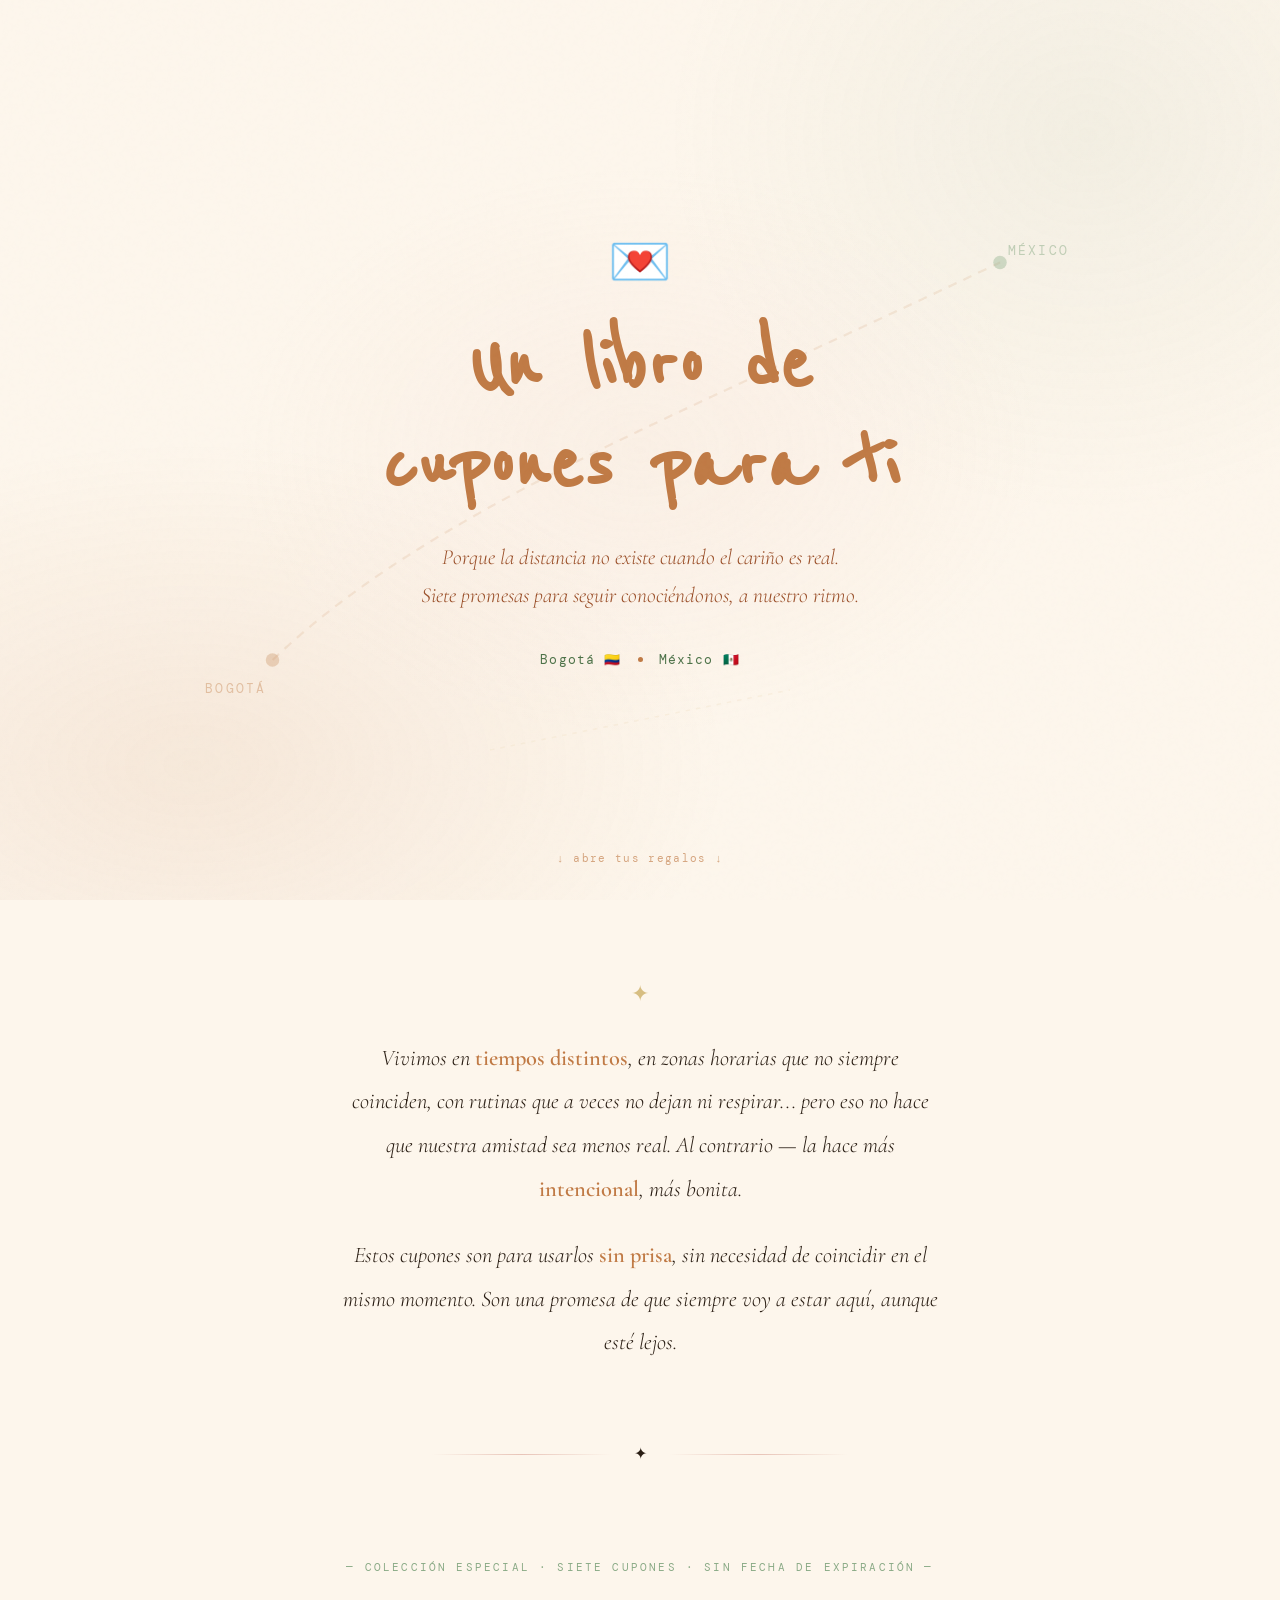
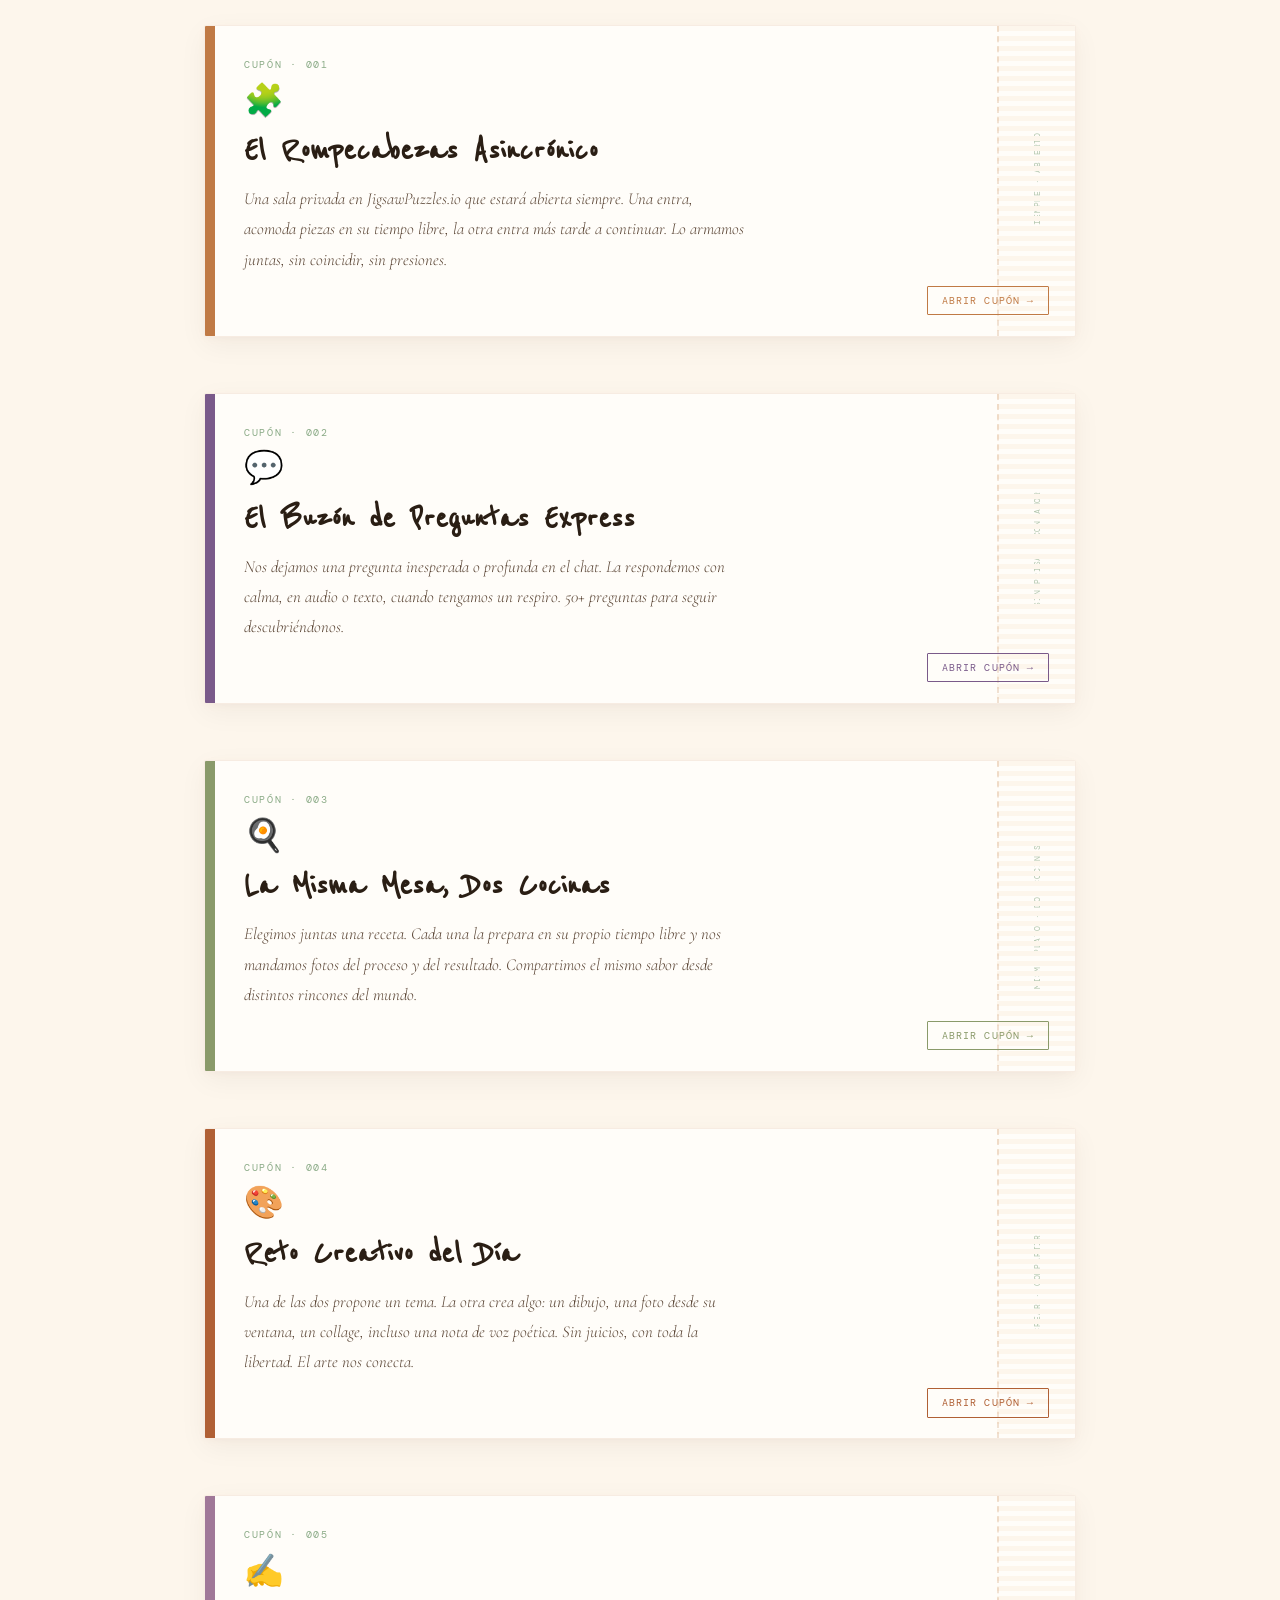
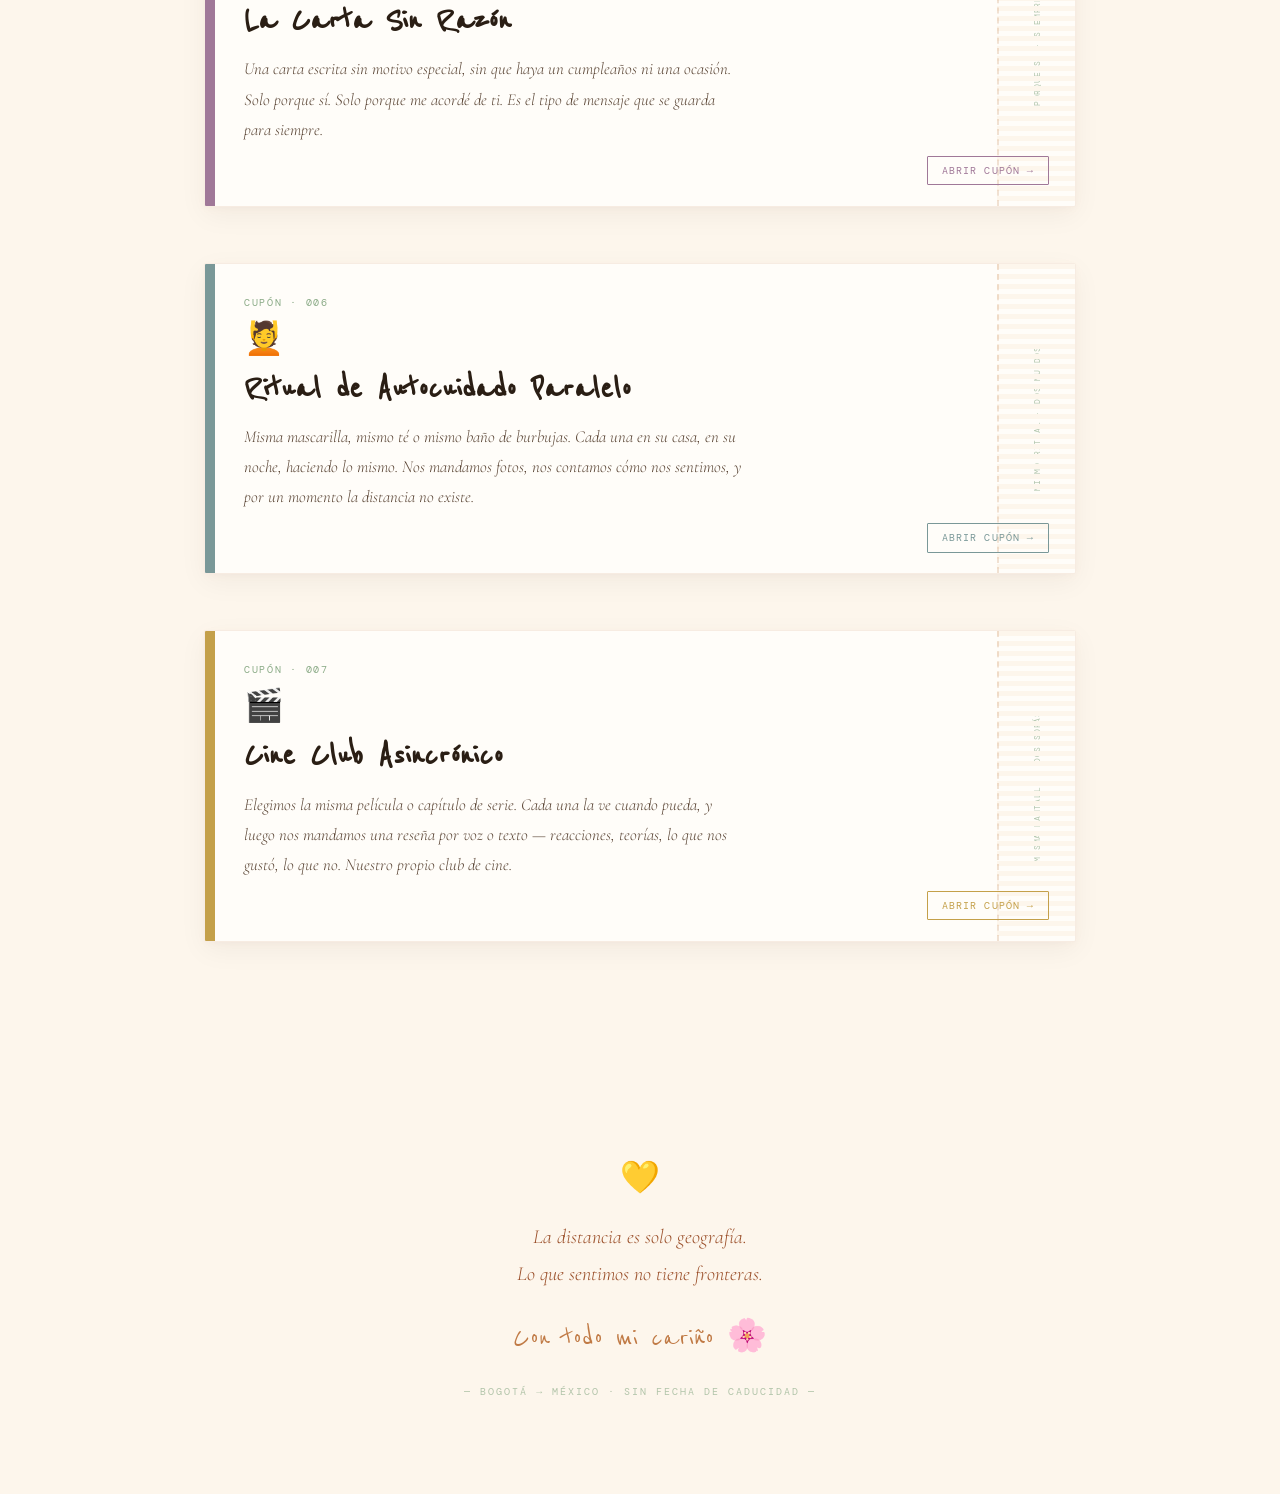
<file: cupon/index.html>
<!DOCTYPE html>
<html lang="es">
<head>
<meta charset="UTF-8"/>
<meta name="viewport" content="width=device-width, initial-scale=1.0"/>
<title>Cupones de Amistad Sin Fronteras 💌</title>
<link href="https://fonts.googleapis.com/css2?family=Cormorant+Garamond:ital,wght@0,300;0,400;0,600;1,300;1,400&family=DM+Mono:wght@300;400&family=Reenie+Beanie&display=swap" rel="stylesheet"/>
<style>
:root {
  --cream: #fdf6ec;
  --warm-white: #fffdf9;
  --dusty-rose: #e8c4b8;
  --terracotta: #c07a45;
  --deep-rose: #9a4e28;
  --sage: #8aaa86;
  --deep-sage: #4d7248;
  --midnight: #1a1410;
  --ink: #2a1e14;
  --gold: #c4a04a;
  --blush: #f0d5c8;
  --lavender: #bdb8d0;
  --sky-blue: #a8c8e0;
  --mauve: #b89aac;
  --olive: #8a9a6a;
  --rust: #b06035;
}
*{margin:0;padding:0;box-sizing:border-box;}
html{scroll-behavior:smooth;}
body{
  background:var(--cream);
  font-family:'Cormorant Garamond',serif;
  color:var(--ink);
  overflow-x:hidden;
}
body::before{
  content:'';
  position:fixed;inset:0;
  background-image:url("data:image/svg+xml,%3Csvg viewBox='0 0 200 200' xmlns='http://www.w3.org/2000/svg'%3E%3Cfilter id='n'%3E%3CfeTurbulence type='fractalNoise' baseFrequency='0.85' numOctaves='4' stitchTiles='stitch'/%3E%3C/filter%3E%3Crect width='100%25' height='100%25' filter='url(%23n)' opacity='0.025'/%3E%3C/svg%3E");
  pointer-events:none;z-index:9999;opacity:0.5;
}

/* PARTICLES */
.particles{position:fixed;inset:0;pointer-events:none;z-index:0;overflow:hidden;}
.particle{
  position:absolute;opacity:0;
  animation:floatUp var(--dur) ease-in-out var(--delay) infinite;
}
@keyframes floatUp{
  0%{transform:translateY(100vh) rotate(0deg);opacity:0;}
  10%{opacity:0.35;}90%{opacity:0.15;}
  100%{transform:translateY(-10vh) rotate(360deg);opacity:0;}
}

/* HERO */
.hero{
  min-height:100vh;display:flex;flex-direction:column;
  align-items:center;justify-content:center;
  position:relative;padding:4rem 2rem;text-align:center;overflow:hidden;
}
.hero-bg{
  position:absolute;inset:0;
  background:
    radial-gradient(ellipse 70% 60% at 15% 85%, rgba(192,122,69,0.11) 0%,transparent 60%),
    radial-gradient(ellipse 55% 70% at 85% 15%, rgba(138,170,134,0.09) 0%,transparent 60%),
    radial-gradient(ellipse 45% 45% at 50% 50%, rgba(232,196,184,0.13) 0%,transparent 70%);
}
.map-svg{position:absolute;width:100%;height:100%;top:0;left:0;pointer-events:none;}
.envelope-anim{font-size:3.2rem;animation:sway 3.5s ease-in-out infinite;margin-bottom:1.2rem;position:relative;z-index:1;}
@keyframes sway{0%,100%{transform:rotate(-4deg);}50%{transform:rotate(4deg);}}
.hero h1{
  font-family:'Reenie Beanie',cursive;
  font-size:clamp(3.2rem,7.5vw,6rem);
  color:var(--terracotta);line-height:1.05;
  position:relative;z-index:1;
}
.hero-sub{
  font-size:clamp(1.05rem,1.8vw,1.35rem);
  font-style:italic;font-weight:300;
  color:var(--deep-rose);margin-top:1.4rem;
  max-width:520px;line-height:1.8;
  position:relative;z-index:1;
}
.cities{
  display:flex;align-items:center;gap:1rem;
  margin-top:2.2rem;
  font-family:'DM Mono',monospace;font-size:0.8rem;
  color:var(--deep-sage);letter-spacing:0.09em;
  position:relative;z-index:1;
}
.city-dot{width:5px;height:5px;background:var(--terracotta);border-radius:50%;animation:pulse 2s ease-in-out infinite;}
@keyframes pulse{0%,100%{transform:scale(1);opacity:1;}50%{transform:scale(1.6);opacity:0.5;}}
.scroll-hint{
  position:absolute;bottom:2.2rem;left:50%;transform:translateX(-50%);
  display:flex;flex-direction:column;align-items:center;gap:0.4rem;
  font-size:0.7rem;font-family:'DM Mono',monospace;letter-spacing:0.12em;
  color:var(--terracotta);opacity:0.65;animation:sbounce 2.2s ease-in-out infinite;z-index:1;
}
@keyframes sbounce{0%,100%{transform:translateX(-50%) translateY(0);}50%{transform:translateX(-50%) translateY(7px);}}

/* INTRO */
.intro{max-width:660px;margin:0 auto;padding:5rem 2rem;text-align:center;}
.intro::before{content:'✦';display:block;font-size:1.4rem;color:var(--gold);margin-bottom:1.8rem;opacity:0.65;}
.intro p{font-size:clamp(1.15rem,1.9vw,1.4rem);font-style:italic;font-weight:300;line-height:1.95;color:var(--ink);}
.intro strong{font-weight:600;color:var(--terracotta);font-style:normal;}

/* DIVIDER */
.divider{display:flex;align-items:center;gap:1.4rem;max-width:480px;margin:0 auto 4rem;padding:0 2rem;}
.div-line{flex:1;height:1px;background:linear-gradient(to right,transparent,var(--dusty-rose),transparent);}

/* SECTION LABEL */
.sec-label{
  font-family:'DM Mono',monospace;font-size:0.68rem;
  letter-spacing:0.2em;text-transform:uppercase;
  color:var(--sage);text-align:center;margin-bottom:3.2rem;
}

/* COUPONS */
.coupons{padding:2rem 1.5rem 6rem;max-width:920px;margin:0 auto;}

.coupon{position:relative;margin-bottom:3.5rem;cursor:pointer;}
.coupon-inner{
  background:var(--warm-white);
  border:1px solid rgba(192,122,69,0.13);
  border-radius:2px;overflow:hidden;position:relative;
  transition:transform 0.4s cubic-bezier(0.34,1.56,0.64,1),box-shadow 0.4s ease;
  box-shadow:0 2px 10px rgba(192,122,69,0.05),0 8px 28px rgba(26,20,16,0.05);
}
.coupon:hover .coupon-inner{
  transform:translateY(-5px) rotate(0.25deg);
  box-shadow:0 10px 28px rgba(192,122,69,0.11),0 22px 60px rgba(26,20,16,0.09);
}
.coupon-inner::after{
  content:'';position:absolute;right:0;top:0;bottom:0;width:76px;
  background:repeating-linear-gradient(to bottom,var(--cream) 0,var(--cream) 5px,transparent 5px,transparent 10px);
  border-left:2px dashed rgba(192,122,69,0.22);
}
.coupon-body{display:grid;grid-template-columns:10px 1fr 76px;min-height:175px;}
.coupon-tab{width:10px;flex-shrink:0;}
.coupon-content{padding:2rem 1.8rem 3.8rem;}
.coupon-num{font-family:'DM Mono',monospace;font-size:0.6rem;letter-spacing:0.18em;color:var(--sage);margin-bottom:0.6rem;text-transform:uppercase;}
.coupon-emoji{font-size:2rem;margin-bottom:0.7rem;display:block;transition:transform 0.3s ease;}
.coupon:hover .coupon-emoji{transform:scale(1.18) rotate(-6deg);}
.coupon-title{font-family:'Reenie Beanie',cursive;font-size:clamp(1.7rem,3.5vw,2.3rem);color:var(--ink);line-height:1.1;margin-bottom:0.8rem;}
.coupon-text{font-size:clamp(0.9rem,1.4vw,1.05rem);font-style:italic;font-weight:300;line-height:1.8;color:#5a4535;max-width:500px;}
.coupon-stub{display:flex;flex-direction:column;align-items:center;justify-content:center;gap:0.4rem;padding:1rem;flex-shrink:0;}
.coupon-stub-text{font-family:'DM Mono',monospace;font-size:0.5rem;letter-spacing:0.1em;text-transform:uppercase;color:var(--sage);writing-mode:vertical-rl;transform:rotate(180deg);opacity:0.65;}
.coupon-btn{
  position:absolute;bottom:1.3rem;right:1.6rem;
  background:transparent;border:1.5px solid currentColor;
  font-family:'DM Mono',monospace;font-size:0.65rem;
  letter-spacing:0.1em;padding:0.45rem 0.9rem;
  cursor:pointer;text-transform:uppercase;
  transition:all 0.22s ease;border-radius:1px;z-index:2;
}
.coupon-btn:hover{color:white;}

/* MODAL */
.modal-overlay{
  position:fixed;inset:0;
  background:rgba(26,20,16,0.6);backdrop-filter:blur(5px);
  z-index:1000;display:flex;align-items:center;justify-content:center;
  padding:2rem;opacity:0;pointer-events:none;
  transition:opacity 0.3s ease;
}
.modal-overlay.active{opacity:1;pointer-events:all;}
.modal{
  background:var(--warm-white);max-width:580px;width:100%;
  padding:2.8rem;position:relative;border-radius:2px;
  transform:translateY(22px) scale(0.96);
  transition:transform 0.4s cubic-bezier(0.34,1.56,0.64,1);
  box-shadow:0 30px 80px rgba(26,20,16,0.18);
  max-height:90vh;overflow-y:auto;
}
.modal-overlay.active .modal{transform:translateY(0) scale(1);}
.modal-close{
  position:absolute;top:1rem;right:1.2rem;
  background:none;border:none;font-size:1.4rem;cursor:pointer;
  color:var(--sage);transition:transform 0.2s ease,color 0.2s ease;line-height:1;
}
.modal-close:hover{transform:rotate(90deg);color:var(--terracotta);}
.modal-emoji{font-size:2.5rem;display:block;margin-bottom:0.8rem;}
.modal-num{font-family:'DM Mono',monospace;font-size:0.6rem;letter-spacing:0.18em;color:var(--sage);text-transform:uppercase;margin-bottom:0.4rem;}
.modal-title{font-family:'Reenie Beanie',cursive;font-size:2.2rem;color:var(--terracotta);margin-bottom:1.2rem;}
.modal-body{
  font-size:1rem;font-style:italic;font-weight:300;line-height:1.85;
  color:var(--ink);border-top:1px solid rgba(192,122,69,0.13);
  padding-top:1.3rem;margin-bottom:1.3rem;
}
.modal-box{
  background:var(--blush);border-radius:2px;
  padding:1.1rem 1.3rem;font-size:0.93rem;line-height:1.7;
  color:var(--deep-rose);margin-bottom:1.2rem;
}
.modal-box strong{font-weight:600;display:block;margin-bottom:0.35rem;font-style:normal;}
.modal-actions{display:flex;gap:0.7rem;flex-wrap:wrap;}
.mbtn{
  padding:0.7rem 1.1rem;font-family:'DM Mono',monospace;
  font-size:0.65rem;letter-spacing:0.09em;text-transform:uppercase;
  cursor:pointer;border-radius:1px;transition:all 0.22s ease;
  text-decoration:none;text-align:center;flex:1;min-width:120px;
  border:1.5px solid var(--terracotta);
}
.mbtn-p{background:var(--terracotta);color:white;}
.mbtn-p:hover{background:var(--deep-rose);border-color:var(--deep-rose);}
.mbtn-s{background:transparent;color:var(--terracotta);}
.mbtn-s:hover{background:var(--blush);}

/* PUZZLE SPECIAL PANEL */
.puzzle-steps{list-style:none;counter-reset:steps;margin:0.8rem 0 1rem;}
.puzzle-steps li{
  counter-increment:steps;display:flex;align-items:flex-start;
  gap:0.7rem;margin-bottom:0.7rem;font-size:0.9rem;line-height:1.6;color:var(--ink);
}
.puzzle-steps li::before{
  content:counter(steps);
  min-width:22px;height:22px;background:var(--terracotta);color:white;
  border-radius:50%;display:flex;align-items:center;justify-content:center;
  font-family:'DM Mono',monospace;font-size:0.6rem;flex-shrink:0;margin-top:2px;
}
.link-field{
  display:flex;gap:0.5rem;margin-top:0.8rem;
}
.link-field input{
  flex:1;padding:0.6rem 0.9rem;border:1.5px solid var(--dusty-rose);
  border-radius:2px;font-family:'DM Mono',monospace;font-size:0.75rem;
  background:var(--warm-white);color:var(--ink);outline:none;
  transition:border-color 0.2s;
}
.link-field input:focus{border-color:var(--terracotta);}
.link-field button{
  padding:0.6rem 0.9rem;background:var(--sage);color:white;border:none;
  border-radius:2px;font-family:'DM Mono',monospace;font-size:0.65rem;
  letter-spacing:0.08em;cursor:pointer;text-transform:uppercase;white-space:nowrap;
  transition:background 0.2s;
}
.link-field button:hover{background:var(--deep-sage);}

/* QUESTION DISPLAY */
.q-display{
  background:var(--warm-white);border:1.5px solid var(--dusty-rose);
  border-radius:2px;padding:1.4rem 1.6rem;margin:1rem 0;
  font-size:1.1rem;font-style:italic;font-weight:300;
  color:var(--ink);line-height:1.8;min-height:80px;
  transition:opacity 0.3s ease;
}
.q-counter{font-family:'DM Mono',monospace;font-size:0.6rem;letter-spacing:0.1em;color:var(--sage);margin-bottom:0.5rem;text-align:right;}

/* FOOTER */
.footer{text-align:center;padding:4rem 2rem 6rem;position:relative;}
.footer-heart{font-size:2rem;animation:heartbeat 1.6s ease-in-out infinite;display:block;margin-bottom:1.4rem;}
@keyframes heartbeat{0%,100%{transform:scale(1);}15%{transform:scale(1.22);}30%{transform:scale(1);}45%{transform:scale(1.12);}}
.footer-text{font-style:italic;font-size:1.25rem;color:var(--deep-rose);font-weight:300;line-height:1.85;}
.footer-sig{font-family:'Reenie Beanie',cursive;font-size:2rem;color:var(--terracotta);margin-top:1.4rem;display:block;}
.footer-mono{font-family:'DM Mono',monospace;font-size:0.62rem;letter-spacing:0.2em;color:var(--sage);margin-top:1.8rem;opacity:0.65;}

/* CONFETTI */
.confetti-p{position:fixed;width:7px;height:7px;pointer-events:none;z-index:9998;animation:cfFall 2.8s ease-in forwards;}
@keyframes cfFall{0%{transform:translateY(-20px) rotate(0deg);opacity:1;}100%{transform:translateY(100vh) rotate(800deg);opacity:0;}}

/* REVEAL */
.reveal{opacity:0;transform:translateY(28px);transition:opacity 0.65s ease,transform 0.65s ease;}
.reveal.visible{opacity:1;transform:translateY(0);}

/* RESPONSIVE */
@media(max-width:580px){
  .coupon-body{grid-template-columns:8px 1fr 0;}
  .coupon-stub{display:none;}
  .coupon-inner::after{display:none;}
  .coupon-content{padding:1.4rem 1.2rem 3.2rem;}
  .modal{padding:2rem 1.4rem;}
  .modal-actions{flex-direction:column;}
  .mbtn{min-width:unset;}
}
</style>
</head>
<body>

<div class="particles" id="particles"></div>

<!-- HERO -->
<section class="hero">
  <div class="hero-bg"></div>
  <svg class="map-svg" viewBox="0 0 800 600" fill="none" xmlns="http://www.w3.org/2000/svg">
    <path d="M155 440 C 260 340 420 280 640 175" stroke="rgba(192,122,69,0.13)" stroke-width="1.5" stroke-dasharray="6 5"/>
    <circle cx="155" cy="440" r="4.5" fill="rgba(192,122,69,0.28)"/>
    <circle cx="640" cy="175" r="4.5" fill="rgba(138,170,134,0.38)"/>
    <text x="110" y="462" font-family="DM Mono" font-size="8.5" fill="rgba(192,122,69,0.4)" letter-spacing="1.5">BOGOTÁ</text>
    <text x="645" y="170" font-family="DM Mono" font-size="8.5" fill="rgba(138,170,134,0.5)" letter-spacing="1.5">MÉXICO</text>
    <path d="M 300 500 Q 400 480 500 460" stroke="rgba(196,160,74,0.08)" stroke-width="1" stroke-dasharray="3 4"/>
  </svg>

  <div class="envelope-anim">💌</div>
  <h1>Un libro de<br/>cupones para ti</h1>
  <p class="hero-sub">Porque la distancia no existe cuando el cariño es real.<br/>Siete promesas para seguir conociéndonos, a nuestro ritmo.</p>
  <div class="cities">
    <span>Bogotá 🇨🇴</span>
    <div class="city-dot"></div>
    <span>México 🇲🇽</span>
  </div>
  <div class="scroll-hint">↓ abre tus regalos ↓</div>
</section>

<!-- INTRO -->
<div class="intro reveal">
  <p>Vivimos en <strong>tiempos distintos</strong>, en zonas horarias que no siempre coinciden, con rutinas que a veces no dejan ni respirar... pero eso no hace que nuestra amistad sea menos real. Al contrario — la hace más <strong>intencional</strong>, más bonita.</p>
  <p style="margin-top:1.4rem;">Estos cupones son para usarlos <strong>sin prisa</strong>, sin necesidad de coincidir en el mismo momento. Son una promesa de que <em>siempre voy a estar aquí</em>, aunque esté lejos.</p>
</div>

<div class="divider"><div class="div-line"></div><span>✦</span><div class="div-line"></div></div>

<!-- COUPONS -->
<div class="coupons">
  <p class="sec-label">— colección especial · siete cupones · sin fecha de expiración —</p>

  <!-- 001 PUZZLE -->
  <div class="coupon reveal" onclick="openModal('m1')">
    <div class="coupon-inner">
      <div class="coupon-body">
        <div class="coupon-tab" style="background:#c07a45;"></div>
        <div class="coupon-content">
          <div class="coupon-num">CUPÓN · 001</div>
          <span class="coupon-emoji">🧩</span>
          <h2 class="coupon-title">El Rompecabezas Asincrónico</h2>
          <p class="coupon-text">Una sala privada en JigsawPuzzles.io que estará abierta siempre. Una entra, acomoda piezas en su tiempo libre, la otra entra más tarde a continuar. Lo armamos juntas, sin coincidir, sin presiones.</p>
        </div>
        <div class="coupon-stub"><div class="coupon-stub-text">siempre · abierto</div></div>
      </div>
      <button class="coupon-btn" style="color:#c07a45;" onclick="openModal('m1');event.stopPropagation()">Abrir cupón →</button>
    </div>
  </div>

  <!-- 002 PREGUNTAS -->
  <div class="coupon reveal" onclick="openModal('m2')">
    <div class="coupon-inner">
      <div class="coupon-body">
        <div class="coupon-tab" style="background:#7a5a8a;"></div>
        <div class="coupon-content">
          <div class="coupon-num">CUPÓN · 002</div>
          <span class="coupon-emoji">💬</span>
          <h2 class="coupon-title">El Buzón de Preguntas Express</h2>
          <p class="coupon-text">Nos dejamos una pregunta inesperada o profunda en el chat. La respondemos con calma, en audio o texto, cuando tengamos un respiro. 50+ preguntas para seguir descubriéndonos. </p>
        </div>
        <div class="coupon-stub"><div class="coupon-stub-text">sin prisa · con amor</div></div>
      </div>
      <button class="coupon-btn" style="color:#7a5a8a;" onclick="openModal('m2');event.stopPropagation()">Abrir cupón →</button>
    </div>
  </div>

  <!-- 003 COCINAR -->
  <div class="coupon reveal" onclick="openModal('m3')">
    <div class="coupon-inner">
      <div class="coupon-body">
        <div class="coupon-tab" style="background:#8a9a6a;"></div>
        <div class="coupon-content">
          <div class="coupon-num">CUPÓN · 003</div>
          <span class="coupon-emoji">🍳</span>
          <h2 class="coupon-title">La Misma Mesa, Dos Cocinas</h2>
          <p class="coupon-text">Elegimos juntas una receta. Cada una la prepara en su propio tiempo libre y nos mandamos fotos del proceso y del resultado. Compartimos el mismo sabor desde distintos rincones del mundo. </p>
        </div>
        <div class="coupon-stub"><div class="coupon-stub-text">mismo plato · dos cocinas</div></div>
      </div>
      <button class="coupon-btn" style="color:#8a9a6a;" onclick="openModal('m3');event.stopPropagation()">Abrir cupón →</button>
    </div>
  </div>

  <!-- 004 RETO CREATIVO -->
  <div class="coupon reveal" onclick="openModal('m4')">
    <div class="coupon-inner">
      <div class="coupon-body">
        <div class="coupon-tab" style="background:#b06035;"></div>
        <div class="coupon-content">
          <div class="coupon-num">CUPÓN · 004</div>
          <span class="coupon-emoji">🎨</span>
          <h2 class="coupon-title">Reto Creativo del Día</h2>
          <p class="coupon-text">Una de las dos propone un tema. La otra crea algo: un dibujo, una foto desde su ventana, un collage, incluso una nota de voz poética. Sin juicios, con toda la libertad. El arte nos conecta. </p>
        </div>
        <div class="coupon-stub"><div class="coupon-stub-text">crear · compartir</div></div>
      </div>
      <button class="coupon-btn" style="color:#b06035;" onclick="openModal('m4');event.stopPropagation()">Abrir cupón →</button>
    </div>
  </div>

  <!-- 005 CARTA SORPRESA -->
  <div class="coupon reveal" onclick="openModal('m5')">
    <div class="coupon-inner">
      <div class="coupon-body">
        <div class="coupon-tab" style="background:#a07898;"></div>
        <div class="coupon-content">
          <div class="coupon-num">CUPÓN · 005</div>
          <span class="coupon-emoji">✍️</span>
          <h2 class="coupon-title">La Carta Sin Razón</h2>
          <p class="coupon-text">Una carta escrita sin motivo especial, sin que haya un cumpleaños ni una ocasión. Solo porque sí. Solo porque me acordé de ti. Es el tipo de mensaje que se guarda para siempre. </p>
        </div>
        <div class="coupon-stub"><div class="coupon-stub-text">porque sí · siempre</div></div>
      </div>
      <button class="coupon-btn" style="color:#a07898;" onclick="openModal('m5');event.stopPropagation()">Abrir cupón →</button>
    </div>
  </div>

  <!-- 006 AUTOCUIDADO -->
  <div class="coupon reveal" onclick="openModal('m6')">
    <div class="coupon-inner">
      <div class="coupon-body">
        <div class="coupon-tab" style="background:#7a9898;"></div>
        <div class="coupon-content">
          <div class="coupon-num">CUPÓN · 006</div>
          <span class="coupon-emoji">💆</span>
          <h2 class="coupon-title">Ritual de Autocuidado Paralelo</h2>
          <p class="coupon-text">Misma mascarilla, mismo té o mismo baño de burbujas. Cada una en su casa, en su noche, haciendo lo mismo. Nos mandamos fotos, nos contamos cómo nos sentimos, y por un momento la distancia no existe. </p>
        </div>
        <div class="coupon-stub"><div class="coupon-stub-text">mismo ritual · dos mundos</div></div>
      </div>
      <button class="coupon-btn" style="color:#7a9898;" onclick="openModal('m6');event.stopPropagation()">Abrir cupón →</button>
    </div>
  </div>

  <!-- 007 PELI/SERIE -->
  <div class="coupon reveal" onclick="openModal('m7')">
    <div class="coupon-inner">
      <div class="coupon-body">
        <div class="coupon-tab" style="background:#c4a04a;"></div>
        <div class="coupon-content">
          <div class="coupon-num">CUPÓN · 007</div>
          <span class="coupon-emoji">🎬</span>
          <h2 class="coupon-title">Cine Club Asincrónico</h2>
          <p class="coupon-text">Elegimos la misma película o capítulo de serie. Cada una la ve cuando pueda, y luego nos mandamos una reseña por voz o texto — reacciones, teorías, lo que nos gustó, lo que no. Nuestro propio club de cine. </p>
        </div>
        <div class="coupon-stub"><div class="coupon-stub-text">misma pantalla · dos sofás</div></div>
      </div>
      <button class="coupon-btn" style="color:#c4a04a;" onclick="openModal('m7');event.stopPropagation()">Abrir cupón →</button>
    </div>
  </div>

</div>

<!-- FOOTER -->
<footer class="footer">
  <span class="footer-heart">💛</span>
  <p class="footer-text">La distancia es solo geografía.<br/>Lo que sentimos no tiene fronteras.</p>
  <span class="footer-sig">Con todo mi cariño 🌸</span>
  <p class="footer-mono">— BOGOTÁ → MÉXICO · SIN FECHA DE CADUCIDAD —</p>
</footer>

<!-- ═══════════ MODALS ═══════════ -->

<!-- MODAL 1 – PUZZLE -->
<div class="modal-overlay" id="m1" onclick="closeIfOverlay(event,'m1')">
<div class="modal">
  <button class="modal-close" onclick="closeModal('m1')">✕</button>
  <span class="modal-emoji">🧩</span>
  <div class="modal-num">CUPÓN · 001 · AMISTAD SIN FRONTERAS</div>
  <h3 class="modal-title">El Rompecabezas Asincrónico</h3>
  <p class="modal-body">Una sala privada en <strong>JigsawPuzzles.io</strong> que estará abierta siempre. Una de las dos entra en su descanso, acomoda unas piezas, y la otra entra después a continuar el avance. Lo armamos juntas, pieza a pieza, sin necesitar coincidir. </p>
  <div class="modal-box">
    <strong>🎮 Cómo crear la sala:</strong>
    <ol class="puzzle-steps">
      <li>Entra a <strong>jigsawpuzzles.io</strong> y crea una cuenta gratuita (solo la primera vez).</li>
      <li>Haz clic en <em>"New Puzzle"</em> y elige la imagen que quieras (o sube una foto nuestra 🥹).</li>
      <li>Selecciona <em>"Private"</em> y el número de piezas (recomiendo 150–300 para empezar).</li>
      <li>Haz clic en el botón <em>"Invite"</em> que aparece en la sala y copia el link.</li>
      <li>Pégalo aquí abajo para guardarlo y compartirlo conmigo por el chat 💌</li>
    </ol>
    <div class="link-field">
      <input type="url" id="puzzle-link-input" placeholder="Pega aquí el link de la sala..." />
      <button onclick="savePuzzleLink()">Guardar ✓</button>
    </div>
    <div id="puzzle-link-display" style="display:none;margin-top:0.8rem;font-size:0.85rem;color:var(--deep-rose);">
      💌 Link guardado: <a id="puzzle-link-anchor" href="#" target="_blank" style="color:var(--terracotta);word-break:break-all;"></a>
    </div>
  </div>
  <div class="modal-actions">
    <a href="https://jigsawpuzzles.io/" target="_blank" class="mbtn mbtn-p">Ir a JigsawPuzzles.io ↗</a>
    <button class="mbtn mbtn-s" onclick="copyPuzzleLink()">Copiar link guardado</button>
  </div>
</div>
</div>

<!-- MODAL 2 – PREGUNTAS -->
<div class="modal-overlay" id="m2" onclick="closeIfOverlay(event,'m2')">
<div class="modal">
  <button class="modal-close" onclick="closeModal('m2')">✕</button>
  <span class="modal-emoji">💬</span>
  <div class="modal-num">CUPÓN · 002 · AMISTAD SIN FRONTERAS</div>
  <h3 class="modal-title">El Buzón de Preguntas Express</h3>
  <p class="modal-body">Nos dejamos una pregunta inesperada en el chat y la respondemos cuando tengamos un respiro, en audio o texto. Una forma bonita de seguir descubriéndonos a pesar de las rutinas. </p>
  <div class="modal-box" style="background:var(--warm-white);border:1.5px solid var(--dusty-rose);">
    <strong style="color:var(--terracotta);">🎲 Pregunta de hoy:</strong>
    <div class="q-counter" id="q-counter">Pregunta 1 de 55</div>
    <div class="q-display" id="q-display">Cargando pregunta...</div>
  </div>
  <div class="modal-actions">
    <button class="mbtn mbtn-p" onclick="copyQuestion()">Copiar para el chat 📋</button>
    <button class="mbtn mbtn-s" onclick="nextQuestion()">Otra pregunta 🎲</button>
  </div>
</div>
</div>

<!-- MODAL 3 – COCINAR -->
<div class="modal-overlay" id="m3" onclick="closeIfOverlay(event,'m3')">
<div class="modal">
  <button class="modal-close" onclick="closeModal('m3')">✕</button>
  <span class="modal-emoji">🍳</span>
  <div class="modal-num">CUPÓN · 003 · AMISTAD SIN FRONTERAS</div>
  <h3 class="modal-title">La Misma Mesa, Dos Cocinas</h3>
  <p class="modal-body">Elegimos una receta juntas (algo que las dos podamos hacer en casa), cada una la prepara en su tiempo libre, y nos mandamos fotos: del proceso, de la cocina hecha un caos, y del resultado. </p>
  <div class="modal-box">
    <strong>🍽️ Ideas de recetas para estrenar:</strong>
    Brownies de chocolate · Guacamole casero · Pasta al pomodoro · Pancakes de domingo · Smoothie bowl colorido · Arroz con leche · Galletas de jengibre · O la receta favorita de cada una 🥰
  </div>
  <div class="modal-box" style="background:var(--warm-white);border:1.5px solid var(--dusty-rose);">
    <strong style="color:var(--terracotta);">📸 Cómo activarlo:</strong>
    Escríbeme: <em>"activo La Misma Mesa"</em> y elegimos juntas la receta por el chat. Cocinamos cada una en nuestro momento y nos mandamos el resultado. Sin presión de que quede perfecto — el caos también es parte del plan.
  </div>
  <div class="modal-actions">
    <button class="mbtn mbtn-p" onclick="copyMsg('¡Activo el cupón: La Misma Mesa, Dos Cocinas! ¿Qué cocinamos?')">Copiar mensaje de activación 📋</button>
  </div>
</div>
</div>

<!-- MODAL 4 – RETO CREATIVO -->
<div class="modal-overlay" id="m4" onclick="closeIfOverlay(event,'m4')">
<div class="modal">
  <button class="modal-close" onclick="closeModal('m4')">✕</button>
  <span class="modal-emoji">🎨</span>
  <div class="modal-num">CUPÓN · 004 · AMISTAD SIN FRONTERAS</div>
  <h3 class="modal-title">Reto Creativo del Día</h3>
  <p class="modal-body">Una de las dos propone un tema. La otra crea algo con él: un dibujo rápido, una foto desde donde está, un collage, una nota de voz poética, cualquier cosa que salga. Sin juicios, sin estándares. El proceso es el regalo. </p>
  <div class="modal-box">
    <strong>🎲 Tema del día (genera uno al azar):</strong>
    <div class="q-display" id="tema-display" style="min-height:50px;font-size:1rem;">haz clic en el botón para revelar ✨</div>
  </div>
  <div class="modal-actions">
    <button class="mbtn mbtn-p" onclick="newTema()">Nuevo tema 🎲</button>
    <button class="mbtn mbtn-s" onclick="copyTema()">Copiar tema 📋</button>
  </div>
</div>
</div>

<!-- MODAL 5 – CARTA -->
<div class="modal-overlay" id="m5" onclick="closeIfOverlay(event,'m5')">
<div class="modal">
  <button class="modal-close" onclick="closeModal('m5')">✕</button>
  <span class="modal-emoji">✍️</span>
  <div class="modal-num">CUPÓN · 005 · AMISTAD SIN FRONTERAS</div>
  <h3 class="modal-title">La Carta Sin Razón</h3>
  <p class="modal-body">No necesita ser un cumpleaños. No necesita ser nada especial. Solo necesita ser un momento en que una de las dos quiera decirle algo a la otra. Una carta larga, una nota corta — lo que salga del corazón. Es el tipo de mensaje que se guarda para siempre. 💌🌿</p>
  <div class="modal-box" style="background:var(--warm-white);border:1.5px solid var(--dusty-rose);">
    <strong style="color:var(--terracotta);">✍️ Frases para romper el hielo:</strong>
    <em>"Hoy pensé en ti porque..."</em><br/>
    <em>"Hay algo que quería decirte hace tiempo..."</em><br/>
    <em>"Si tuviéramos una tarde libre ahora mismo, yo..."</em><br/>
    <em>"Lo que más admiro de ti es..."</em>
  </div>
  <div class="modal-actions">
    <button class="mbtn mbtn-p" onclick="copyMsg('Activo el cupón: La Carta Sin Razón. Prepárate para recibir algo con mucho amor 💌')">Anunciar la carta</button>
  </div>
</div>
</div>

<!-- MODAL 6 – AUTOCUIDADO -->
<div class="modal-overlay" id="m6" onclick="closeIfOverlay(event,'m6')">
<div class="modal">
  <button class="modal-close" onclick="closeModal('m6')">✕</button>
  <span class="modal-emoji">💆</span>
  <div class="modal-num">CUPÓN · 006 · AMISTAD SIN FRONTERAS</div>
  <h3 class="modal-title">Ritual de Autocuidado Paralelo</h3>
  <p class="modal-body">Misma mascarilla, mismo té o mismo baño de burbujas — cada una en su noche, haciendo lo mismo. Nos mandamos fotos, nos contamos cómo nos sentimos, y por un momento la distancia desaparece. </p>
  <div class="modal-box">
    <strong> Ideas de rituales para sincronizar:</strong>
    Mascarilla de arcilla o lámina · Té de menta o manzanilla · Baño largo con música · Sesión de estiramiento/yoga · Skincare nocturno completo · Noche sin pantallas con libro y vela · La que cada una prefiera 
  </div>
  <div class="modal-box" style="background:var(--warm-white);border:1.5px solid var(--dusty-rose);">
    <strong style="color:var(--terracotta);">🌙 Cómo activarlo:</strong>
    Escríbeme: <em>"activo el Ritual"</em> y acordamos qué haremos. No tiene que ser el mismo día ni la misma hora — lo hacemos cada una en su noche y nos contamos cómo estuvo.
  </div>
  <div class="modal-actions">
    <button class="mbtn mbtn-p" onclick="copyMsg('¡Activo el cupón: Ritual de Autocuidado Paralelo! ¿Qué hacemos esta semana? ')">Copiar mensaje de activación 📋</button>
  </div>
</div>
</div>

<!-- MODAL 7 – CINE CLUB -->
<div class="modal-overlay" id="m7" onclick="closeIfOverlay(event,'m7')">
<div class="modal">
  <button class="modal-close" onclick="closeModal('m7')">✕</button>
  <span class="modal-emoji">🎬</span>
  <div class="modal-num">CUPÓN · 007 · AMISTAD SIN FRONTERAS</div>
  <h3 class="modal-title">Cine Club Asincrónico</h3>
  <p class="modal-body">Elegimos la misma película o episodio de serie. Cada una lo ve cuando pueda, y después nos mandamos una reseña por voz o texto — reacciones, teorías, lo que nos emocionó, lo que no nos gustó. Nuestro propio club de cine sin horario. </p>
  <div class="modal-box">
    <strong>🎬 Dinámica sugerida:</strong>
    1. Acordamos título por el chat. 2. Cada una lo ve en su propio tiempo (mismo día, misma semana, sin presión). 3. Mandamos reseña de voz o texto antes de ver la reseña de la otra — para no influenciarnos. 4. Leemos/escuchamos la del otro y respondemos. ¡Debate libre!
  </div>
  <div class="modal-actions">
    <button class="mbtn mbtn-p" onclick="copyMsg('🎬 ¡Activo el cupón: Cine Club Asincrónico! ¿Qué vemos? Te propongo algo... ')">Copiar mensaje de activación </button>
    <a href="https://letterboxd.com/" target="_blank" class="mbtn mbtn-s">Ver ideas en Letterboxd ↗</a>
  </div>
</div>
</div>

<script>
// ── PARTICLES ──
const emojis=['✦','✿','♡','·','°','✶','◦','~'];
const pc=document.getElementById('particles');
for(let i=0;i<28;i++){
  const p=document.createElement('div');p.className='particle';
  p.textContent=emojis[Math.floor(Math.random()*emojis.length)];
  p.style.setProperty('--dur',`${8+Math.random()*12}s`);
  p.style.setProperty('--delay',`${Math.random()*10}s`);
  p.style.left=`${Math.random()*100}%`;
  p.style.fontSize=`${0.7+Math.random()*0.8}rem`;
  p.style.color=['#c07a45','#8aaa86','#c4a04a','#e8c4b8','#bdb8d0','#a8c8e0'][Math.floor(Math.random()*6)];
  pc.appendChild(p);
}

// ── SCROLL REVEAL ──
const revEls=document.querySelectorAll('.reveal');
const ro=new IntersectionObserver(es=>{es.forEach(e=>{if(e.isIntersecting)e.target.classList.add('visible');});},{threshold:0.1});
revEls.forEach(r=>ro.observe(r));

// ── MODAL ──
function openModal(id){document.getElementById(id).classList.add('active');document.body.style.overflow='hidden';launchConfetti();}
function closeModal(id){document.getElementById(id).classList.remove('active');document.body.style.overflow='';}
function closeIfOverlay(e,id){if(e.target.classList.contains('modal-overlay'))closeModal(id);}
document.addEventListener('keydown',e=>{if(e.key==='Escape'){document.querySelectorAll('.modal-overlay.active').forEach(m=>{m.classList.remove('active');document.body.style.overflow='';});}});

// ── CONFETTI ──
function launchConfetti(){
  const cols=['#c07a45','#8aaa86','#c4a04a','#e8c4b8','#bdb8d0','#7a5a8a','#a8c8e0'];
  for(let i=0;i<28;i++){
    setTimeout(()=>{
      const c=document.createElement('div');c.className='confetti-p';
      c.style.left=`${15+Math.random()*70}%`;c.style.top='0';
      c.style.background=cols[Math.floor(Math.random()*cols.length)];
      c.style.animationDelay=`${Math.random()*0.4}s`;
      c.style.borderRadius=Math.random()>0.5?'50%':'1px';
      document.body.appendChild(c);setTimeout(()=>c.remove(),3200);
    },i*28);
  }
}

// ── COPY ──
function copyMsg(text){
  navigator.clipboard.writeText(text).catch(()=>{const t=document.createElement('textarea');t.value=text;document.body.appendChild(t);t.select();document.execCommand('copy');document.body.removeChild(t);});
  showToast('¡Copiado al portapapeles! 📋');
}
function showToast(msg){
  const t=document.createElement('div');
  t.style.cssText='position:fixed;bottom:2rem;left:50%;transform:translateX(-50%);background:#2a1e14;color:#fdf6ec;padding:0.7rem 1.4rem;border-radius:2px;font-family:DM Mono,monospace;font-size:0.7rem;letter-spacing:0.08em;z-index:9999;opacity:0;transition:opacity 0.3s;white-space:nowrap;';
  t.textContent=msg;document.body.appendChild(t);
  requestAnimationFrame(()=>{t.style.opacity='1';});
  setTimeout(()=>{t.style.opacity='0';setTimeout(()=>t.remove(),300);},2200);
}

// ── PUZZLE LINK ──
let savedPuzzleLink='';
function savePuzzleLink(){
  const v=document.getElementById('puzzle-link-input').value.trim();
  if(!v){showToast('Pega primero el link de la sala 🧩');return;}
  savedPuzzleLink=v;
  const disp=document.getElementById('puzzle-link-display');
  const anch=document.getElementById('puzzle-link-anchor');
  anch.href=v;anch.textContent=v;disp.style.display='block';
  showToast('¡Link guardado! Ahora compártelo con ella');
}
function copyPuzzleLink(){
  if(!savedPuzzleLink){showToast('Aún no has guardado un link');return;}
  copyMsg(savedPuzzleLink);
}

// ── 55 PREGUNTAS ──
const questions=[
  "¿Cuál es ese pequeño ritual que tienes en tu día a día que nadie más sabe, pero que te hace sentir que todo va a estar bien?",
  "Si pudieras enviarte un mensaje a ti misma de hace 5 años, ¿cuáles serían las primeras tres palabras?",
  "¿Qué cosa te da vergüenza admitir que te encanta? (sin juicios, juro) ",
  "¿Cuándo fue la última vez que te sorprendiste siendo más valiente de lo que creías? ",
  "¿Qué sabor, olor o sonido te transporta instantáneamente a un recuerdo feliz?",
  "¿Qué película, libro o canción sientes que te describe perfectamente en este momento de tu vida? ",
  "Si tuviéramos una tarde libre y sin compromisos, ¿qué harías que normalmente nunca tienes tiempo de hacer? ",
  "¿Cuál es tu mayor ilusión secreta para este año? La que no le has dicho a nadie todavía.",
  "¿Qué cosa te hace reír sola cuando la recuerdas, aunque haya pasado mucho tiempo? ",
  "¿En qué momento del día te sientes más tú misma?",
  "¿Cuál fue el consejo más extraño que alguien te dio y que terminó siendo el más útil?",
  "Si pudieras despertar mañana siendo experta en algo que no sabes hacer hoy, ¿qué sería?",
  "¿Cuál es tu mayor miedo irracional? Ese del que casi nunca hablas.",
  "¿Qué canción escuchas cuando necesitas darte ánimo y nadie te ve?",
  "¿Cuál es la versión de ti misma a la que más te cuesta querer?",
  "¿Tienes alguna superstición o manía que sabes que no tiene lógica pero igual la sigues?",
  "¿Qué decisión tomaste que en ese momento sentiste que era un error y ahora te alegra haber tomado?",
  "Si pudieras vivir en otra época de la historia por un mes, ¿cuál elegirías y por qué?",
  "¿Cuál es el lugar en el mundo donde te has sentido más en paz?",
  "¿Hay algo que hayas dejado de hacer por miedo al qué dirán y que a veces extrañas?",
  "¿Cuál es tu frase o mantra mental cuando algo se pone difícil?",
  "¿A qué persona de tu pasado le quedarías debiendo una disculpa? No tienes que decir el nombre.",
  "¿Cuál fue la última vez que lloraste de alegría, o de algo que te conmovió profundamente?",
  "¿Qué habilidad tuya crees que la gente subestima?",
  "¿Cuál es tu tipo de día perfecto, hora por hora?",
  "¿Tienes algún talento oculto que casi nadie sabe?",
  "¿Cuál es la cosa más espontánea que has hecho en tu vida?",
  "¿Qué libro, película o serie sientes que cambió algo en ti? Y ¿cómo?",
  "¿En qué crees firmemente que la mayoría de la gente está equivocada?",
  "¿Qué te gustaría que la gente supiera de ti sin que tuvieras que explicarlo?",
  "¿Cuál fue el cumpleaños más memorable de tu vida y por qué?",
  "¿Hay algo que siempre quisiste aprender a hacer pero nunca has empezado? ¿Por qué no?",
  "¿Con qué personaje de ficción sientes que tienes más cosas en común?",
  "¿Cuál es la mayor aventura que te has dado sola?",
  "¿Qué es lo que más te cuesta pedir ayuda?",
  "Si tu vida fuera una película, ¿en qué escena estarías ahora mismo?",
  "¿Cuál es la conversación más larga que has tenido con una persona desconocida? ¿De qué hablaron?",
  "¿Qué es lo que más extrañas de tu infancia?",
  "¿Tienes alguna opinión sobre algo completamente trivial que defiendes con pasión?",
  "¿Cuál es la cosa más pequeña que alguien ha hecho por ti y que no se te ha olvidado?",
  "¿Qué te pondrías si pudieras vestirte exactamente como quisieras sin importar las opiniones?",
  "¿Cuál es tu recuerdo más antiguo? ¿Qué tan vívido es?",
  "¿Qué tres cosas llevarías a una isla desierta si no fueran de supervivencia, sino de placer?",
  "¿Cuál es algo que haces muy bien pero que crees que la gente no valora?",
  "Si pudieras tener una conversación con cualquier persona de la historia, ¿con quién sería y qué le preguntarías?",
  "¿Cuál es la mentira piadosa que más repites?",
  "¿Qué es lo primero que piensas al despertar en la mañana, normalmente?",
  "¿Cuál es tu tradición favorita, propia o familiar?",
  "¿Hay algo que siempre quisiste decirme y nunca has encontrado el momento?",
  "¿Qué es lo que más agradeces de tu vida en este momento, aunque sea algo pequeño?",
  "¿Qué palabras usarías para describir la amistad que tenemos tú y yo?",
  "¿Cuándo fue la última vez que hiciste algo por primera vez? ¿Qué fue?",
  "¿Qué significa para ti la palabra «hogar»? ¿Es un lugar, una persona, una sensación?",
  "¿Qué es lo más loco o absurdo que te ha pasado y que si lo cuentas nadie te cree?",
  "¿Cuál es la cosa que más te gustaría que yo supiera de ti que quizás nunca te he preguntado?"
];

const temas=[
  "Lo que veo desde mi ventana ahora mismo",
  "Mi color favorito, pero interpretado de otra forma",
  "Una textura que me calma",
  "Lo que representa 'casa' para mí",
  "Mi estado de ánimo hoy, sin palabras",
  "Algo que me parece bello pero que nadie más nota",
  "Mi bebida favorita convertida en arte",
  "Un recuerdo de infancia que me sigue acompañando",
  "El momento del día que más disfruto",
  "Algo que me da miedo y algo que me da esperanza",
  "Mi lugar seguro, imaginario o real",
  "La última cosa que me hizo reír sola",
  "Cómo se ve mi ciudad hoy",
  "Un objeto de mi cuarto que tiene historia",
  "Lo que quiero dejar ir y lo que quiero guardar",
  "Mi outfit favorito aunque no me lo ponga",
  "Una planta o flor que me recuerde a algo",
  "El cielo en este momento, o como me lo imagino",
  "Mi versión de la perfección en un momento pequeño",
  "Algo que me inspira esta semana"
];

let qIdx=Math.floor(Math.random()*questions.length);
let temaIdx=Math.floor(Math.random()*temas.length);

function initQuestion(){
  document.getElementById('q-display').textContent=`"${questions[qIdx]}"`;
  document.getElementById('q-counter').textContent=`Pregunta ${qIdx+1} de ${questions.length}`;
}
function nextQuestion(){
  const el=document.getElementById('q-display');
  el.style.opacity='0';
  setTimeout(()=>{
    qIdx=(qIdx+1)%questions.length;
    el.textContent=`"${questions[qIdx]}"`;
    document.getElementById('q-counter').textContent=`Pregunta ${qIdx+1} de ${questions.length}`;
    el.style.opacity='1';
    el.style.transition='opacity 0.3s ease';
  },200);
}
function copyQuestion(){
  copyMsg(`✉️ PREGUNTA EXPRESS: ${questions[qIdx]}`);
}
function newTema(){
  const el=document.getElementById('tema-display');
  el.style.opacity='0';
  setTimeout(()=>{
    temaIdx=(temaIdx+1)%temas.length;
    el.textContent=temas[temaIdx];
    el.style.opacity='1';el.style.transition='opacity 0.3s ease';
  },200);
}
function copyTema(){
  const t=document.getElementById('tema-display').textContent;
  if(t==='haz clic en el botón para revelar ✨'){showToast('Primero genera un tema 🎲');return;}
  copyMsg(`🎨 RETO CREATIVO: ${t}`);
}

// Init on load
initQuestion();
</script>
</body>
</html>
</file>
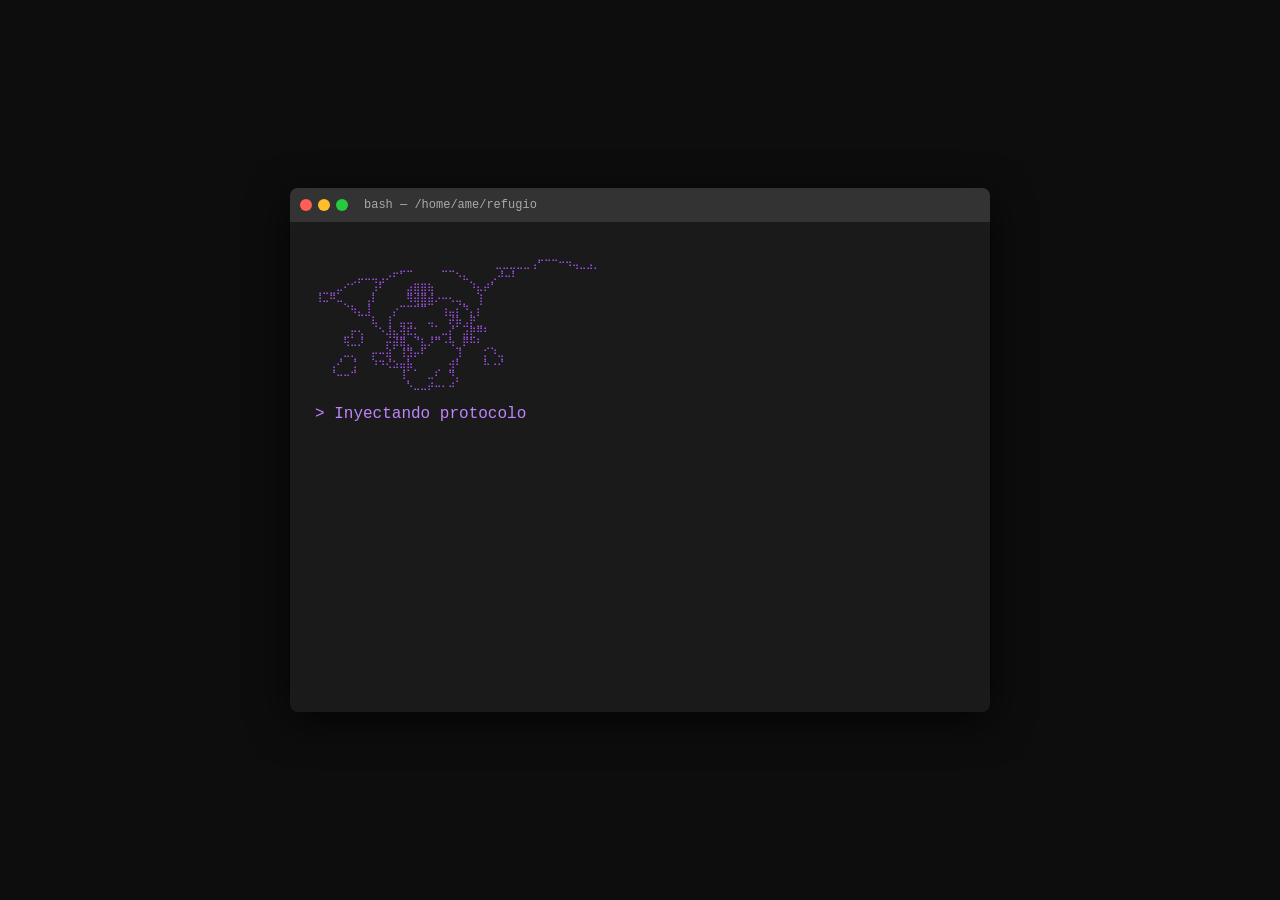
<file: dia3/index.html>
<!DOCTYPE html>
<html lang="es">
<head>
    <meta charset="UTF-8">
    <meta name="viewport" content="width=device-width, initial-scale=1.0">
    <title>Sistema de conquista internacional</title>
    <link rel="stylesheet" href="style.css">
</head>
<body>
    <div class="terminal-container">
        <div class="terminal-header">
            <span class="dot red"></span>
            <span class="dot yellow"></span>
            <span class="dot green"></span>
            <span class="terminal-title">bash — /home/ame/refugio</span>
        </div>
        <div class="terminal-body" id="terminal-body">
            
            <!-- Pantalla de Login -->
            <div id="login-screen">
                <pre id="login-ascii" style="color: #a855f7; font-family: monospace; font-size: 10px; line-height: 1.1; margin-bottom: 15px;"></pre>
                <div id="login-output"></div>
                <div id="input-line" style="display: none;">
                    <span class="highlight">guest@refugio:~$</span> 
                    <input type="text" id="access-key" autofocus autocomplete="off">
                </div>
            </div>

            <!-- Interfaz Principal -->
            <div id="main-interface" style="display: none;">
                <div class="welcome-container">
                    <pre id="ascii-art">
   /\_/\  
  ( o.o )  
   > ^ <   
                    </pre>
                    <h1 class="main-system-title">Sistema de conquista internacional &lt;3</h1>
                </div>
                <div id="output">
                    <p>> Conexión establecida... <span class="success-highlight">EXITOSO</span></p>
                    <p>> Usuario: <span class="success-highlight">Ame</span></p>
                    <br>
                    <p>Selecciona un protocolo para ejecutar:</p>
                    <p class="command" onclick="runCommand('pesado')">[1] ./dia_pesado.sh  --> Si la oficina estuvo densa</p>
                    <p class="command" onclick="runCommand('sonreir')">[2] ./sacar_sonrisa.sh --> Si te hace falta una alegría</p>
                    <p class="command" onclick="runCommand('extrañar')">[3] ./abrazo_virtual.sh --> Si quieres sentirme cerca</p>
                </div>
                <div id="typed-output"></div>
                <div id="secret-scan" style="display:none;"></div>
                <div id="cursor">_</div>
            </div>

        </div>
    </div>
    <script src="script.js"></script>
</body>
</html>
</file>
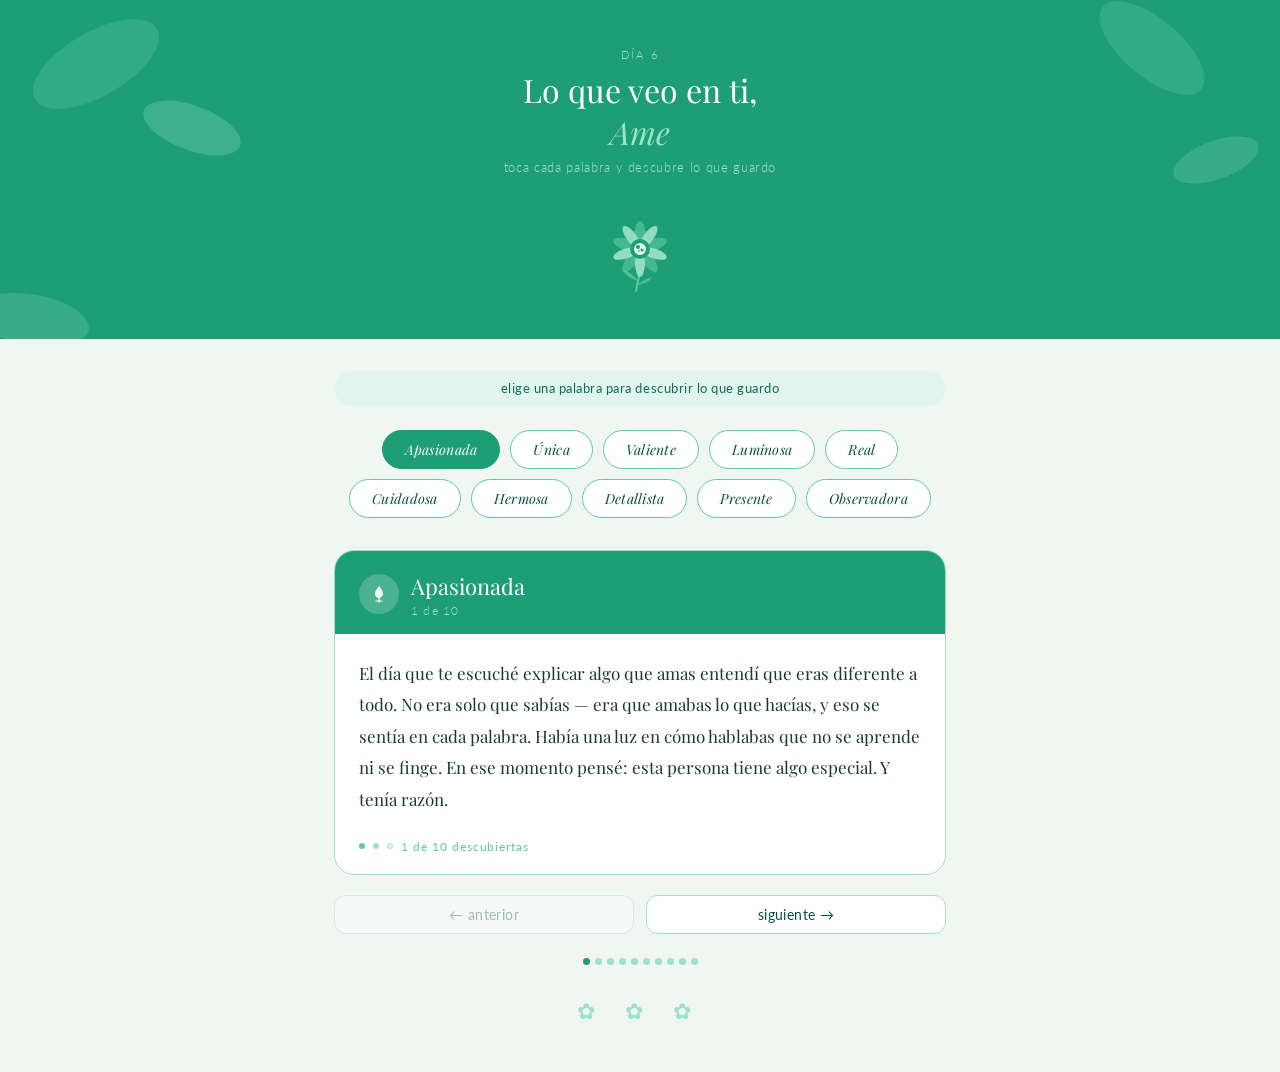
<file: flor/index.html>
<!DOCTYPE html>
<html lang="es">
<head>
  <meta charset="UTF-8" />
  <meta name="viewport" content="width=device-width, initial-scale=1.0"/>
  <title>Día 6 — Lo que veo en ti, Ame</title>
  <link rel="preconnect" href="https://fonts.googleapis.com">
  <link rel="preconnect" href="https://fonts.gstatic.com" crossorigin>
  <link href="https://fonts.googleapis.com/css2?family=Playfair+Display:ital,wght@0,400;0,500;1,400&family=Lato:wght@300;400&display=swap" rel="stylesheet">
  <style>
    *, *::before, *::after { box-sizing: border-box; margin: 0; padding: 0; }
    body { background: #f0f7f3; font-family: 'Lato', sans-serif; }

    .hero {
      background: #1D9E75;
      padding: 3rem 2rem 2.5rem;
      text-align: center;
      position: relative;
      overflow: hidden;
    }
    .hero-leaves { position: absolute; top: 0; left: 0; right: 0; bottom: 0; pointer-events: none; }
    .hero-day { font-size: 11px; letter-spacing: 0.2em; text-transform: uppercase; color: #9FE1CB; font-weight: 300; margin-bottom: 0.5rem; }
    .hero-title { font-family: 'Playfair Display', serif; font-size: 32px; color: #fff; font-weight: 400; line-height: 1.3; margin-bottom: 0.4rem; }
    .hero-title em { font-style: italic; color: #9FE1CB; }
    .hero-sub { font-size: 13px; color: #9FE1CB; font-weight: 300; letter-spacing: 0.05em; }

    .content { padding: 2rem 1.5rem 3rem; max-width: 660px; margin: 0 auto; }
    .hint-bar { text-align: center; font-size: 13px; color: #0F6E56; letter-spacing: 0.04em; margin-bottom: 1.5rem; padding: 0.6rem 1rem; background: #E1F5EE; border-radius: 999px; width: 100%; display: block; }
    .pills { display: flex; flex-wrap: wrap; gap: 10px; justify-content: center; margin-bottom: 2rem; }
    .pill { padding: 9px 22px; border-radius: 999px; border: 1.5px solid #5DCAA5; background: #fff; color: #085041; font-size: 14px; font-family: 'Playfair Display', serif; font-style: italic; cursor: pointer; transition: all 0.25s ease; letter-spacing: 0.02em; }
    .pill:hover { background: #E1F5EE; border-color: #1D9E75; color: #04342C; }
    .pill.active { background: #1D9E75; border-color: #1D9E75; color: #fff; }

    .card { background: #fff; border-radius: 20px; border: 1px solid #9FE1CB; overflow: hidden; transition: opacity 0.35s ease, transform 0.35s ease; }
    .card.fade { opacity: 0; transform: translateY(8px); }
    .card-top { background: #1D9E75; padding: 1.25rem 1.5rem 1rem; display: flex; align-items: center; gap: 12px; }
    .card-icon { width: 40px; height: 40px; border-radius: 50%; background: rgba(255,255,255,0.2); display: flex; align-items: center; justify-content: center; flex-shrink: 0; }
    .card-word { font-family: 'Playfair Display', serif; font-size: 22px; color: #fff; font-weight: 400; }
    .card-num { font-size: 12px; color: #9FE1CB; font-weight: 300; margin-top: 2px; letter-spacing: 0.1em; }
    .card-body { padding: 1.5rem; }
    .card-text { font-family: 'Playfair Display', serif; font-size: 17px; color: #1a3a2e; line-height: 1.85; }
    .card-footer { padding: 0 1.5rem 1.25rem; display: flex; align-items: center; gap: 8px; }
    .leaf-dot { width: 6px; height: 6px; border-radius: 50%; background: #5DCAA5; }
    .card-counter { font-size: 12px; color: #5DCAA5; letter-spacing: 0.08em; }

    .nav-row { display: flex; justify-content: space-between; gap: 12px; margin-top: 1.25rem; }
    .nav-btn { flex: 1; padding: 10px 16px; border-radius: 12px; border: 1.5px solid #9FE1CB; background: #fff; color: #085041; font-size: 14px; font-family: 'Lato', sans-serif; cursor: pointer; transition: all 0.2s; letter-spacing: 0.03em; }
    .nav-btn:hover { background: #E1F5EE; border-color: #1D9E75; }
    .nav-btn:active { background: #1D9E75; color: #fff; border-color: #1D9E75; transform: scale(0.98); }
    .nav-btn:disabled { opacity: 0.35; cursor: default; background: #fff; color: #085041; border-color: #9FE1CB; transform: none; }

    .progress-row { display: flex; gap: 5px; justify-content: center; margin-top: 1.5rem; }
    .progress-dot { width: 7px; height: 7px; border-radius: 50%; background: #9FE1CB; transition: background 0.3s; }
    .progress-dot.done { background: #1D9E75; }
    .bottom-flourish { text-align: center; margin-top: 2rem; color: #9FE1CB; font-size: 22px; letter-spacing: 12px; }
  </style>
</head>
<body>

  <div class="hero">
    <svg class="hero-leaves" viewBox="0 0 400 180" xmlns="http://www.w3.org/2000/svg">
      <ellipse cx="30" cy="20" rx="22" ry="10" fill="#5DCAA5" opacity="0.3" transform="rotate(-30 30 20)"/>
      <ellipse cx="60" cy="40" rx="16" ry="7" fill="#9FE1CB" opacity="0.25" transform="rotate(20 60 40)"/>
      <ellipse cx="360" cy="15" rx="20" ry="9" fill="#5DCAA5" opacity="0.3" transform="rotate(40 360 15)"/>
      <ellipse cx="380" cy="50" rx="14" ry="6" fill="#9FE1CB" opacity="0.2" transform="rotate(-20 380 50)"/>
      <ellipse cx="10" cy="100" rx="18" ry="8" fill="#9FE1CB" opacity="0.2" transform="rotate(10 10 100)"/>
      <ellipse cx="390" cy="120" rx="16" ry="7" fill="#5DCAA5" opacity="0.25" transform="rotate(-15 390 120)"/>
    </svg>
    <p class="hero-day">día 6</p>
    <h1 class="hero-title">Lo que veo en ti,<br><em>Ame</em></h1>
    <p class="hero-sub">toca cada palabra y descubre lo que guardo</p>

    <!-- Orquídea bien dibujada -->
    <svg style="display:block; margin: 1.5rem auto 0; width:100px; height:100px;" viewBox="0 0 100 100" xmlns="http://www.w3.org/2000/svg">
      <!-- Tallo -->
      <path d="M50 72 Q48 82 46 92" stroke="#5DCAA5" stroke-width="2" fill="none" stroke-linecap="round"/>
      <!-- Hoja izquierda -->
      <path d="M48 82 Q36 78 32 70 Q40 72 48 82Z" fill="#5DCAA5" opacity="0.8"/>
      <!-- Hoja derecha -->
      <path d="M47 86 Q58 85 62 78 Q54 80 47 86Z" fill="#5DCAA5" opacity="0.7"/>
      <!-- Pétalos traseros (más oscuros) -->
      <ellipse cx="50" cy="38" rx="6" ry="16" fill="#5DCAA5" opacity="0.6" transform="rotate(0 50 50)"/>
      <ellipse cx="50" cy="38" rx="6" ry="16" fill="#5DCAA5" opacity="0.6" transform="rotate(72 50 50)"/>
      <ellipse cx="50" cy="38" rx="6" ry="16" fill="#5DCAA5" opacity="0.6" transform="rotate(144 50 50)"/>
      <ellipse cx="50" cy="38" rx="6" ry="16" fill="#5DCAA5" opacity="0.6" transform="rotate(216 50 50)"/>
      <ellipse cx="50" cy="38" rx="6" ry="16" fill="#5DCAA5" opacity="0.6" transform="rotate(288 50 50)"/>
      <!-- Pétalos frontales (más claros) -->
      <ellipse cx="50" cy="36" rx="5" ry="14" fill="#9FE1CB" opacity="0.9" transform="rotate(36 50 50)"/>
      <ellipse cx="50" cy="36" rx="5" ry="14" fill="#9FE1CB" opacity="0.9" transform="rotate(108 50 50)"/>
      <ellipse cx="50" cy="36" rx="5" ry="14" fill="#9FE1CB" opacity="0.9" transform="rotate(180 50 50)"/>
      <ellipse cx="50" cy="36" rx="5" ry="14" fill="#9FE1CB" opacity="0.9" transform="rotate(252 50 50)"/>
      <ellipse cx="50" cy="36" rx="5" ry="14" fill="#9FE1CB" opacity="0.9" transform="rotate(324 50 50)"/>
      <!-- Centro -->
      <circle cx="50" cy="50" r="10" fill="#1D9E75"/>
      <circle cx="50" cy="50" r="6" fill="#E1F5EE"/>
      <circle cx="48" cy="48" r="2" fill="#1D9E75"/>
      <circle cx="52" cy="51" r="1.5" fill="#1D9E75"/>
      <circle cx="49" cy="52" r="1" fill="#5DCAA5"/>
    </svg>
  </div>

  <div class="content">
    <span class="hint-bar" id="hintBar">elige una palabra para descubrir lo que guardo</span>
    <div class="pills" id="pillsContainer"></div>

    <div class="card" id="card">
      <div class="card-top">
        <div class="card-icon">
          <svg width="20" height="20" viewBox="0 0 20 20" fill="none">
            <path d="M10 2C10 2 6 6 6 10C6 12.2 7.8 14 10 14C12.2 14 14 12.2 14 10C14 6 10 2 10 2Z" fill="white" opacity="0.9"/>
            <path d="M10 14V18M7 17H13" stroke="white" stroke-width="1.2" stroke-linecap="round"/>
          </svg>
        </div>
        <div>
          <div class="card-word" id="cardWord">Apasionada</div>
          <div class="card-num" id="cardNum">1 de 10</div>
        </div>
      </div>
      <div class="card-body">
        <p class="card-text" id="cardText">El día que te escuché explicar algo que amas entendí que eras diferente a todo. No era solo que sabías — era que amabas lo que hacías, y eso se sentía en cada palabra. Había una luz en cómo hablabas que no se aprende ni se finge. En ese momento pensé: esta persona tiene algo especial. Y tenía razón.</p>
      </div>
      <div class="card-footer">
        <div class="leaf-dot"></div>
        <div class="leaf-dot" style="background:#9FE1CB"></div>
        <div class="leaf-dot" style="background:#E1F5EE; border:1px solid #9FE1CB"></div>
        <span class="card-counter" id="cardCounter">1 de 10 descubiertas</span>
      </div>
    </div>

    <div class="nav-row">
      <button class="nav-btn" id="prevBtn" onclick="navigate(-1)" disabled>← anterior</button>
      <button class="nav-btn" id="nextBtn" onclick="navigate(1)">siguiente →</button>
    </div>

    <div class="progress-row" id="progressRow"></div>
    <div class="bottom-flourish">✿ ✿ ✿</div>
  </div>

  <script>
    const words = [
      { word: "Apasionada", text: "El día que te escuché explicar algo que amas entendí que eras diferente a todo. No era solo que sabías — era que amabas lo que hacías, y eso se sentía en cada palabra. Había una luz en cómo hablabas que no se aprende ni se finge. En ese momento pensé: esta persona tiene algo especial. Y tenía razón." },
      { word: "Única", text: "Nadie más me ha dicho 'preciosa' y me ha hecho sentir exactamente eso. No es la palabra — es el acento, es el momento, es que viene de ti. Hay cosas que en boca de cualquier persona serían normales y en la tuya se convierten en algo que guardo. Así eres tú — conviertes lo simple en algo que no se olvida." },
      { word: "Valiente", text: "Le tienes miedo a hacerme daño. Y aun así cada día estás aquí, escribiendo, mandando audios, siendo honesta. Eso no es poca cosa — es de las formas más bonitas de querer que conozco. Quedarse a pesar del miedo, cuidar a pesar de la distancia, amar a pesar de la incertidumbre. Eso es valentía, aunque tú no lo veas así." },
      { word: "Luminosa", text: "Hay personas que iluminan un cuarto cuando entran. Tú iluminas una pantalla, un audio, un mensaje de buenos días. Me pregunto qué será estar en el mismo cuarto que tú — si se siente igual de cálido, igual de seguro, igual de como cuando te leo. Creo que sí. Creo que más." },
      { word: "Real", text: "En un mundo lleno de cosas a medias, de personas que se muestran a pedazos, tú eres completamente entera. Lo que sientes lo dices, lo que piensas lo compartes, lo que temes también. Esa honestidad tuya me cambió algo por dentro — me enseñó que las cosas reales existen, que no me lo había imaginado." },
      { word: "Cuidadosa", text: "La forma en que me quieres — pensando en no lastimarme, midiendo cada paso — me enseñó que el amor también puede ser suave. Que no tiene que llegar arrasando para ser verdadero. Tú me quieres como si yo fuera algo valioso, y eso es lo más bonito que alguien me ha dado." },
      { word: "Hermosa", text: "Y sí, también eres hermosa. No lo digo como plus ni como lo último en la lista — lo digo porque es verdad y porque mereces escucharlo. Eres hermosa de las formas que se ven y de las que no. De las que se notan al instante y de las que uno va descubriendo despacio. Todas esas formas me gustan." },
      { word: "Detallista", text: "Hay personas que escuchan para responder. Tú escuchas para guardar. Te has quedado con cosas que yo dije de pasada, sin pensar que importaban, y las has traído de vuelta en el momento exacto. Eso no se hace por costumbre — se hace cuando alguien de verdad te importa. Y cada vez que lo haces, me lo recuerdas." },
      { word: "Presente", text: "Cuando hablo contigo siento que no hay nada más importante en ese momento que lo que estoy diciendo. No es que me lo hagas sentir — es que lo demuestras. En cómo preguntas, en cómo sigues el hilo, en cómo recuerdas. Ser escuchada así es un regalo que no todo el mundo sabe dar." },
      { word: "Observadora", text: "Me tienes escaneada — y eso que no nos hemos visto. Sabes cosas de mí que yo apenas estoy descubriendo. Hay algo muy especial en que alguien te mire con tanta atención desde tan lejos. Como si la distancia no le impidiera verte de verdad." }
    ];

    let current = 0;
    const seen = new Set([0]);

    const pillsContainer = document.getElementById('pillsContainer');
    const card = document.getElementById('card');
    const cardWord = document.getElementById('cardWord');
    const cardNum = document.getElementById('cardNum');
    const cardText = document.getElementById('cardText');
    const cardCounter = document.getElementById('cardCounter');
    const hintBar = document.getElementById('hintBar');
    const progressRow = document.getElementById('progressRow');
    const prevBtn = document.getElementById('prevBtn');
    const nextBtn = document.getElementById('nextBtn');

    const pills = [];
    const dots = [];

    words.forEach((item, i) => {
      const pill = document.createElement('button');
      pill.className = 'pill' + (i === 0 ? ' active' : '');
      pill.textContent = item.word;
      pill.addEventListener('click', () => showWord(i));
      pillsContainer.appendChild(pill);
      pills.push(pill);

      const dot = document.createElement('div');
      dot.className = 'progress-dot' + (i === 0 ? ' done' : '');
      progressRow.appendChild(dot);
      dots.push(dot);
    });

    function showWord(i) {
      current = i;
      seen.add(i);
      pills.forEach((p, idx) => p.classList.toggle('active', idx === i));
      dots.forEach((d, idx) => d.classList.toggle('done', seen.has(idx)));
      card.classList.add('fade');
      setTimeout(() => {
        cardWord.textContent = words[i].word;
        cardNum.textContent = (i + 1) + ' de ' + words.length;
        cardText.textContent = words[i].text;
        cardCounter.textContent = seen.size + ' de ' + words.length + ' descubiertas';
        prevBtn.disabled = i === 0;
        nextBtn.disabled = i === words.length - 1;
        hintBar.textContent = seen.size === words.length ? 'has descubierto todo lo que veo en ti ✿' : 'sigue explorando las demás palabras';
        card.classList.remove('fade');
      }, 250);
    }

    function navigate(dir) {
      const next = current + dir;
      if (next >= 0 && next < words.length) showWord(next);
    }
  </script>
</body>
</html>
</file>
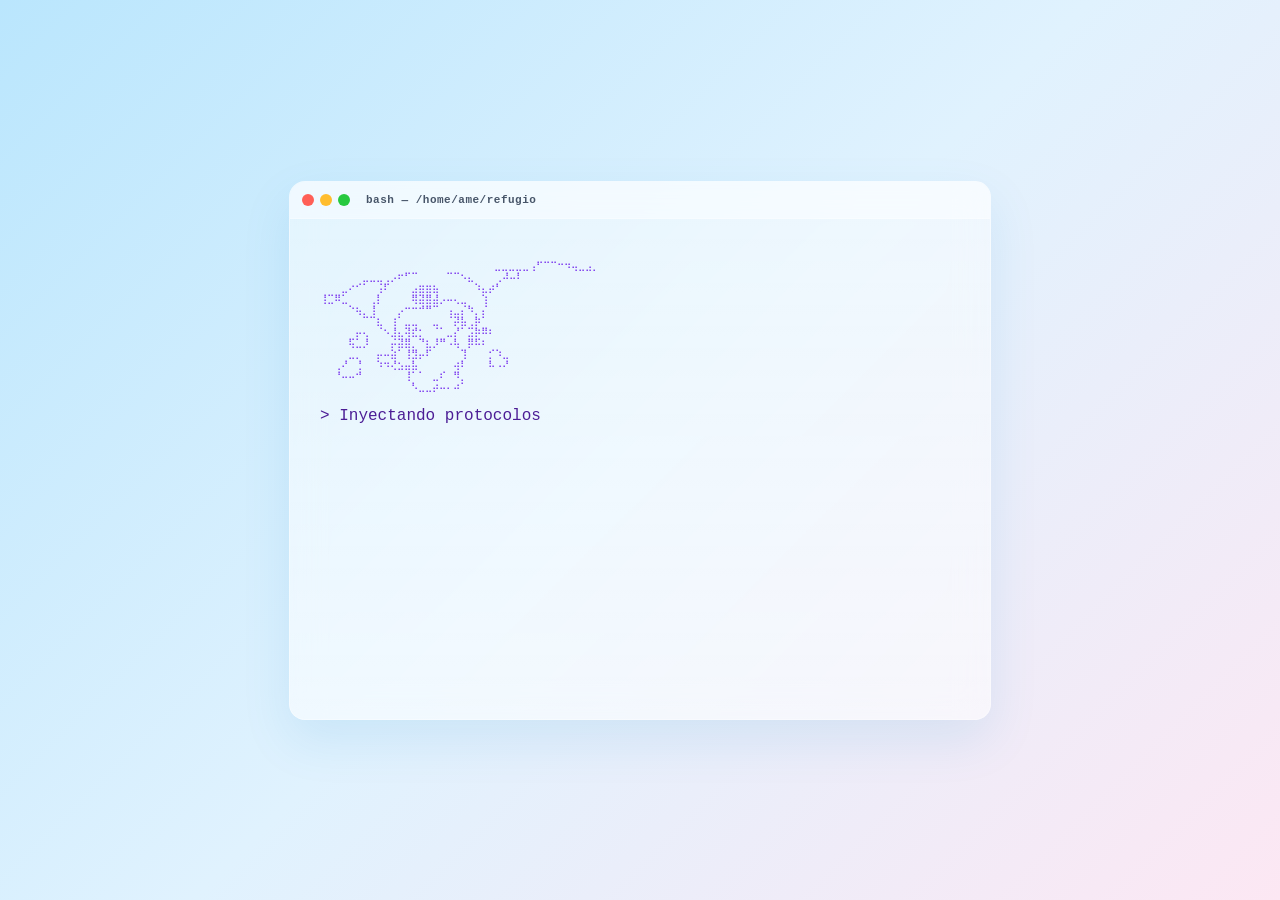
<file: dia3.html>
<!DOCTYPE html>
<html lang="es">
<head>
    <meta charset="UTF-8">
    <meta name="viewport" content="width=device-width, initial-scale=1.0">
    <title>Sistema de conquista internacional // Día 03</title>
    <style>
        /* ==========================================================================
           1. FONDO COZY CYBERPUNK (AZUL BEBÉ Y ROSA PASTEL)
           ========================================================================== */
        body {
            background: #e0f2fe;
            background-image: linear-gradient(135deg, #bae6fd 0%, #e0f2fe 50%, #fce7f3 100%);
            color: #4c1d95; /* Texto principal en un violeta profundo y maduro */
            font-family: 'Courier New', Courier, monospace;
            display: flex;
            justify-content: center;
            align-items: center;
            height: 100vh;
            margin: 0;
            overflow: hidden;
        }

        /* ==========================================================================
           2. CAJA DE LA TERMINAL EN VIDRIO ESMERILADO (GLASSMORPHISM)
           ========================================================================== */
        .terminal-container {
            width: 95%;
            max-width: 700px;
            /* Efecto cristal translúcido de alta calidad */
            background: rgba(255, 255, 255, 0.4);
            backdrop-filter: blur(16px);
            -webkit-backdrop-filter: blur(16px);
            border-radius: 16px;
            box-shadow: 0 20px 50px rgba(2, 132, 199, 0.1);
            border: 1px solid rgba(255, 255, 255, 0.5);
            overflow: hidden;
            position: relative;
        }

        .terminal-header {
            background: rgba(255, 255, 255, 0.5);
            padding: 12px;
            display: flex;
            align-items: center;
            border-bottom: 1px solid rgba(255, 255, 255, 0.3);
        }

        /* Botones estilo Mac clásicos */
        .dot { height: 12px; width: 12px; border-radius: 50%; margin-right: 6px; }
        .red    { background-color: #ff5f56; }
        .yellow { background-color: #ffbd2e; }
        .green  { background-color: #27c93f; }

        .terminal-title { color: #475569; font-size: 11px; font-weight: bold; margin-left: 10px; letter-spacing: 0.5px; }

        .terminal-body {
            padding: 30px;
            height: 440px;
            overflow-y: auto;
            /* Degradado interno sutil para mejorar legibilidad del código */
            background: linear-gradient(180deg, rgba(255,255,255,0.1) 0%, rgba(255,255,255,0.25) 100%);
        }

        .highlight { color: #0f172a; font-weight: bold; }

        .success-highlight {
            color: #16a34a !important; /* Verde orgánico brillante */
            font-weight: bold;
            text-shadow: 0 0 6px rgba(22, 163, 74, 0.2);
        }

        /* ── Comandos Interactivos Estilizados ── */
        .command {
            color: #7c3aed; /* Violeta alegre interactivo */
            cursor: pointer;
            margin: 14px 0;
            font-weight: bold;
            transition: all 0.2s ease;
            display: inline-block;
        }
        .command:hover {
            color: #0f172a;
            transform: translateX(4px);
        }

        .command-nav {
            color: #64748b;
            text-decoration: none;
            display: inline-block;
            margin-top: 12px;
            cursor: pointer;
            font-weight: bold;
            transition: 0.3s ease;
        }
        .command-nav.primary {
            color: #db2777; /* Rosa acento elegante */
        }
        .command-nav:hover {
            color: #0f172a;
            text-decoration: underline;
        }

        #access-key {
            background: transparent;
            border: none;
            color: #0f172a;
            font-family: 'Courier New', Courier, monospace;
            font-size: 16px;
            font-weight: bold;
            outline: none;
            width: 200px;
        }

        #cursor {
            display: inline-block;
            color: #7c3aed;
            animation: blink 1s infinite;
        }

        .welcome-container {
            display: flex;
            align-items: center;
            gap: 20px;
            margin-bottom: 25px;
        }

        .main-system-title {
            font-size: 18px;
            font-weight: bold;
            color: #1e1b4b;
            margin: 0;
            font-family: 'Courier New', Courier, monospace;
        }

        #typed-output {
            line-height: 1.6;
            font-size: 14px;
            color: #4338ca; /* Azul índigo nítido y fino */
            text-align: left;
            white-space: pre-wrap;
        }

        #typed-output span.char { opacity: 0; }
        #typed-output span.char.visible { opacity: 1; }

        /* Resaltado de las palabras clave en Oro Profundo Prestigioso */
        #typed-output b {
            color: #b45309 !important; 
            font-weight: 900 !important;
            text-shadow: 0 0 8px rgba(180, 83, 9, 0.15) !important;
            background: rgba(245, 158, 11, 0.08);
            padding: 2px 4px;
            border-radius: 4px;
        }

        .msg-header {
            color: #7c3aed;
            font-weight: bold;
            line-height: 1.2;
            margin-bottom: 8px;
            display: inline-block;
        }

        #secret-scan {
            margin-top: 20px;
            font-size: 13px;
            color: #64748b;
            border-top: 1px solid rgba(255, 255, 255, 0.4);
            padding-top: 14px;
            line-height: 1.8;
        }

        .scan-line {
            color: #64748b;
            font-family: 'Courier New', Courier, monospace;
        }

        .scan-line.ok {
            color: #16a34a;
            font-weight: bold;
        }

        /* Caja de revelado del mensaje secreto estilo pergamino limpio */
        .secret-reveal {
            margin-top: 15px;
            padding: 14px 18px;
            border: 1px solid rgba(180, 83, 9, 0.2);
            border-radius: 6px;
            background: rgba(251, 191, 36, 0.05);
        }

        .secret-reveal .secret-label {
            color: #71717a;
            font-size: 11px;
            letter-spacing: 1px;
            text-transform: uppercase;
            display: block;
        }

        .secret-reveal .secret-words {
            color: #b45309;
            font-weight: bold;
            font-size: 16px;
            letter-spacing: 1px;
            display: block;
            margin-top: 6px;
            animation: pulseGold 2.5s ease-in-out infinite;
        }

        @keyframes pulseGold {
            0%, 100% { transform: scale(1); opacity: 0.9; }
            50%       { transform: scale(1.02); opacity: 1; }
        }

        .footer-msg {
            color: #64748b;
            font-size: 12px;
            margin-top: 14px;
        }

        @keyframes blink { 50% { opacity: 0; } }
        #login-ascii, #ascii-art { color: #7c3aed; font-size: 11px; line-height: 1.2; margin: 0; }

        /* ==========================================================================
           3. MODAL DE ALERTA INTEGRADO (COORDINADO CON LA PALETA)
           ========================================================================== */
        .custom-alert-bg {
            position: absolute;
            inset: 0;
            background: rgba(15, 23, 42, 0.15);
            backdrop-filter: blur(8px);
            display: flex;
            align-items: center;
            justify-content: center;
            z-index: 100;
            opacity: 0;
            pointer-events: none;
            transition: opacity 0.3s ease;
        }
        .custom-alert-bg.show { opacity: 1; pointer-events: all; }
        .custom-alert {
            background: #ffffff;
            border: 2px solid #ef4444;
            border-radius: 12px;
            padding: 25px;
            max-width: 380px;
            width: 85%;
            text-align: center;
            box-shadow: 0 15px 30px rgba(239, 68, 68, 0.1);
            transform: scale(0.9);
            transition: transform 0.3s ease;
        }
        .custom-alert-bg.show .custom-alert { transform: scale(1); }
        .alert-icon { color: #ef4444; font-size: 18px; margin-bottom: 12px; font-weight: bold; }
        .alert-text { color: #334155; font-size: 13px; line-height: 1.6; margin-bottom: 20px; }
        .alert-btn {
            background: transparent;
            color: #ef4444;
            border: 1px solid #ef4444;
            padding: 8px 20px;
            font-family: 'Courier New', Courier, monospace;
            font-size: 12px;
            font-weight: bold;
            cursor: pointer;
            border-radius: 6px;
            transition: all 0.2s ease;
        }
        .alert-btn:hover { background: #ef4444; color: #ffffff; }
    </style>
</head>
<body>

    <div class="terminal-container">
        <div class="terminal-header">
            <span class="dot red"></span>
            <span class="dot yellow"></span>
            <span class="dot green"></span>
            <span class="terminal-title">bash — /home/ame/refugio</span>
        </div>
        
        <div class="terminal-body" id="terminal-body">
            
            <div id="login-screen">
                <pre id="login-ascii" style="font-family: monospace; font-size: 10px; line-height: 1.1; margin-bottom: 15px;"></pre>
                <div id="login-output"></div>
                <div id="input-line" style="display: none;">
                    <span class="highlight">guest@refugio:~$</span> 
                    <input type="text" id="access-key" autofocus autocomplete="off">
                </div>
            </div>

            <div id="main-interface" style="display: none;">
                <div class="welcome-container">
                    <pre id="ascii-art">
  /\_/\  
 ( o.o )  
  > ^ <   
                    </pre>
                    <h1 class="main-system-title">Sistema de conquista internacional &lt;3</h1>
                </div>
                <div id="output">
                    <p>> Conexión establecida... <span class="success-highlight">EXITOSO</span></p>
                    <p>> Usuario: <span class="success-highlight">Ame</span></p>
                    <br>
                    <p>Selecciona un protocolo para ejecutar:</p>
                    <p class="command" onclick="runCommand('pesado')">[1] ./dia_pesado.sh  --> Si la oficina estuvo densa</p>
                    <p class="command" onclick="runCommand('sonreir')">[2] ./sacar_sonrisa.sh --> Si te hace falta una alegría</p>
                    <p class="command" onclick="runCommand('extrañar')">[3] ./abrazo_virtual.sh --> Si quieres sentirme cerca</p>
                    <span class="command-nav primary" onclick="location.href='index.html'">[9] salir_al_calendario.sh</span>
                </div>
                <div id="typed-output"></div>
                <div id="secret-scan" style="display:none;"></div>
                <div id="cursor">_</div>
            </div>

        </div>

        <div class="custom-alert-bg" id="alert-bg">
            <div class="custom-alert">
                <div class="alert-icon">⚠️ ACCESO DENEGADO</div>
                <div class="alert-text">La firma digital no coincide.<br>Revisa la letra de la canción e intenta de nuevo.</div>
                <button class="alert-btn" onclick="closeAlert()">REINTENTAR</button>
            </div>
        </div>

    </div>

    <script>
        const mensajes = {
            pesado: "<div class='msg-header'>=========================================<br>  PROTOCOLO: DESCONEXIÓN Y CALMA <br>=========================================</div><br><br>Sé muy bien lo mucho que te esfuerzas día a día y la dedicación tan increíble que le pones a cada una de las tareas que fábricas o manejas. <b>Aquí</b> tu manera de afrontar los retos en la oficina es admirable, pero a veces las rutinas se vuelven sumamente densas y el cansancio físico y mental empieza a pegar con mucha fuerza. Sé que el ritmo puede ser abrumador, pero justo hoy quería pasar por aquí para recordarte que <b>estoy</b> convencida de que está bien pausar, respirar profundo y soltar el control por un momento. No tienes que cargar con el peso del mundo sobre tus hombros; <b>siempre</b> mantén en mente que eres una mujer sumamente inteligente y tesa, y absolutamente nada de lo que ocurra en un día caótico va a cambiar lo valiosa que eres. Cuando por fin cierres la pantalla hoy, quiero que dejes el estrés ahí adentro. Recuerda que cuentas <b>contigo</b> misma para brillar, pero que también aquí estoy yo, celebrando cada uno de tus procesos, admirándote en silencio y completamente dispuesta a escucharte o a acompañarte en completo silencio, como tú lo prefieras. Desconéctate tranquila, descansa tu mente y recuerda que te mereces toda la paz del mundo, preciosa.",
            
            sonreir: "<div class='msg-header'>=========================================<br>  PROTOCOLO: SINCRONÍA Y COMPLICIDAD <br>=========================================</div><br><br>Si terminaste en este comando es porque seguramente al día le está haciendo falta un poquito de luz, y tienes que saber que mi misión favorita siempre va a ser recordarte lo bonito que es compartir la vida. <b>Tu</b> forma de ser es increíble, tienes una chispa única y una <b>felicidad</b> que contagia a cualquiera. Me pasa seguido que me quedo pensando en nuestras charlas, en las bobadas que solo nosotras entendemos, en los chistes internos y en cómo un día cualquiera <b>me</b> parece el mejor momento de la semana con solo ponernos a conversar un rato. Me <b>hace</b> inmensamente feliz saber que, aunque los kilómetros nos separen físicamente en el mapa, compartimos una sintonía tan linda y real. Hemos construido un espacio muy sano en donde nos sentimos <b>bien</b> y podemos hablar de todo con total transparencia, y eso es algo que valoro más de lo que te imaginas. Espero de todo corazón que leer esto te robe esa sonrisa gigante que tanto me gusta ver y que te recuerde que tu bienestar le da un color hermoso a mi realidad. ¡Te adoro un montón, Ame!",
            
            extrañar: "<div class='msg-header'>=========================================<br>  PROTOCOLO: ABRAZO A LA DISTANCIA <br>=========================================</div><br><br>Si te dio por presionar este protocolo, quiero pedirte que cierres los ojos un segundo y sientas este lazo tan fuerte que nos une. <b>Eres</b> una persona hermosa en todos los sentidos posibles, tanto por dentro como por fuera, de esas que esparcen <b>magia</b> por donde caminan por la forma tan bonita en que transformas todo a tu alrededor. La distancia puede parecer un obstáculo muy grande, pero se vuelve un número completamente tonto cuando alguien influye <b>en</b> tu día de la manera tan limpia, bonita y honesta in que lo hacemos nosotras. No pasa un solo día en el que no agradezca el haber coincidido contigo en el camino; tu presencia le da un toque hermoso a <b>mi</b> realidad y me encanta escucharte, conocer cada día más de ti, compartir nuestros gustos y saber que estás al otro lado de la pantalla siendo un refugio seguro. No dudes jamás de lo mucho que te llevo conmigo en mis pensamientos. Este rinconcito que acompaña tu <b>vida</b> lo creé con mis propias manos para que nunca tengas espacio a dudar de lo importante que eres para mí, preciosa. Estoy aquí para ti hoy, mañana y siempre."
        };

        const mensajesSecretos = {
            pesado:   "Aquí estoy siempre contigo",
            sonreir:  "Tu felicidad me hace bien",
            extrañar: "Eres magia en mi vida"
        };

        const scanLines = [
            { text: "> Analizando transmisión...",        delay: 0,    ok: false },
            { text: "> Detectando patrones ocultos...",    delay: 600,  ok: false },
            { text: "> Palabras clave encontradas: OK",    delay: 1200, ok: true  },
            { text: "> Decodificando mensaje secreto...",  delay: 1800, ok: false },
            { text: "> MENSAJE DESCIFRADO:",               delay: 2500, ok: true  },
        ];

        const loginOutput    = document.getElementById('login-output');
        const inputLine     = document.getElementById('input-line');
        const accessKeyInput = document.getElementById('access-key');
        const loginAscii     = document.getElementById('login-ascii');
        const alertBg        = document.getElementById('alert-bg');

        const kuromiArt = `
 ⠀⠀⠀⠀⠀⠀⠀⠀⠀⠀⠀⠀⠀⠀⠀⠀⠀⠀⠀⠀⠀⠀⠀⠀⣀⣀⣀⣀⣀⢠⠋⠉⠉⠒⠲⢤⣀⣠⡀⠀
⠀⠀⠀⠀⠀⠀⣀⣀⣀⢀⡠⠖⠋⠉⠀⠀⠀⠀⠉⠉⠢⣄⠀⠀⠀⢀⠼⠤⠇⠀
⠀⠀⠀⣀⠔⠊⠁⠀⢨⠏⠀⠀⠀⣠⣶⣶⣦⠀⠀⠀⠀⠀⠱⣄⡴⠃⠀⠀⠀⠀
⢸⣉⠿⣁⠀⠀⠀⢀⡇⠀⠀⠀⠀⢿⣽⣿⣼⡠⠤⢄⣀⠀⠀⢱⠀⠀⠀⠀⠀⠀
⠀⠀⠀⠀⠑⢦⡀⢸⠀⠀⠀⡠⠒⠒⠚⠛⠉⠀⢠⣀⡌⠳⡀⡌⠀⠀⠀⠀⠀⠀
⠀⠀⠀⠀⠀⠀⠉⠉⣆⠀⢰⠁⣀⣀⠀⠀⣀⠀⠈⡽⣧⢀⡷⠁⠀⠀⠀⠀⠀⠀
⠀⠀⠀⠀⠀⡤⢄⠀⠈⠢⣸⣄⢽⣞⡂⠀⠈⠁⣀⡜⠁⣩⡷⠿⠆⠀⠀⠀⠀⠀
⠀⠀⠀⠀⢯⣁⡸⠀⠀⠀⡬⣽⣿⡀⠙⣆⡸⠛⠠⢧⠀⡿⠯⠆⠀⠀⠀⠀⠀⠀
⠀⠀⠀⠀⣀⡀⠀⠀⡤⠤⣵⠁⢸⣻⡤⠏⠀⠀⠀⠀⢹⠀⠀⠀⡊⠱⣀⠀⠀⠀
⠀⠀⢀⠜⠀⢘⠀⠀⠱⠲⢜⣢⣤⣧⠀⠀⠀⠀⠀⢴⠇⠀⠀⠀⠧⠠⠜⠀⠀⠀
⠀⠀⠘⠤⠤⠚⠀⠀⠀⠀⠀⠀⢸⠁⠁⠀⣀⠎⠀⠻⡀⠀⠀⠀⠀⠀⠀⠀⠀⠀
⠀⠀⠀⠀⠀⠀⠀⠀⠀⠀⠀⠀⠀⠣⣀⣀⡴⠤⠄⠴⠁⠀
`;

        const introText = "> Inyectando protocolos de seguridad...\n> Localizando servidor en México...\n> Acceso restringido.\n\n> PISTA: \"Yo las canciones y tú la...\"\n> Ingrese llave de acceso:";

        let isTyping = false;

        window.onload = () => {
            loginAscii.textContent = kuromiArt;
            typeEffect(introText, loginOutput, () => {
                inputLine.style.display = 'block';
                accessKeyInput.focus();
            });
        };

        accessKeyInput.addEventListener('keypress', function (e) {
            if (e.key === 'Enter') {
                validarAcceso(this.value.toLowerCase().trim());
            }
        });

        function validarAcceso(key) {
            if (key === 'magia') { 
                document.getElementById('login-screen').style.display = 'none';
                document.getElementById('main-interface').style.display = 'block';
            } else {
                alertBg.classList.add('show');
            }
        }

        function closeAlert() {
            alertBg.classList.remove('show');
            accessKeyInput.value = "";
            accessKeyInput.focus();
        }

        function typeEffect(text, container, callback) {
            let i = 0;
            const timer = setInterval(() => {
                if (i < text.length) {
                    container.innerHTML += text.charAt(i) === '\n' ? '<br>' : text.charAt(i);
                    i++;
                } else {
                    clearInterval(timer);
                    if (callback) callback();
                }
            }, 45);
        }

        function resetTerminalMenu() {
            document.getElementById('output').style.display = 'block';
            document.getElementById('typed-output').innerHTML = "";
            document.getElementById('secret-scan').style.display = 'none';
            document.getElementById('secret-scan').innerHTML = "";
            const welcomeContainer = document.querySelector('.welcome-container');
            if (welcomeContainer) welcomeContainer.style.display = 'flex';
        }

        function runCommand(tipo) {
            if (isTyping) return;
            
            const mainOutput       = document.getElementById('output');
            const typedDiv         = document.getElementById('typed-output');
            const secretScanDiv    = document.getElementById('secret-scan');
            const welcomeContainer = document.querySelector('.welcome-container');
            const rawText          = mensajes[tipo];
            
            mainOutput.style.display    = 'none';
            secretScanDiv.style.display = 'none';
            secretScanDiv.innerHTML     = '';
            if (welcomeContainer) welcomeContainer.style.display = 'none';
            typedDiv.innerHTML = "";
            isTyping = true;

            let parsedHTML = "";
            let j = 0;
            while (j < rawText.length) {
                if (rawText.charAt(j) === '<') {
                    let close = rawText.indexOf('>', j);
                    parsedHTML += rawText.slice(j, close + 1);
                    j = close + 1;
                } else {
                    parsedHTML += `<span class="char">${rawText.charAt(j)}</span>`;
                    j++;
                }
            }
            
            typedDiv.innerHTML = parsedHTML;
            
            const chars = typedDiv.querySelectorAll('.char');
            let charIndex = 0;
            
            function revealChar() {
                if (charIndex < chars.length) {
                    chars[charIndex].classList.add('visible');
                    charIndex++;
                    setTimeout(revealChar, 35);
                } else {
                    isTyping = false;
                    mostrarEscaneo(tipo);
                }
            }
            revealChar();
        }

        function mostrarEscaneo(tipo) {
            const secretScanDiv = document.getElementById('secret-scan');
            const terminalBody  = document.getElementById('terminal-body');
            
            secretScanDiv.style.display = 'block';
            secretScanDiv.innerHTML     = '';

            scanLines.forEach(({ text, delay, ok }) => {
                setTimeout(() => {
                    const line = document.createElement('div');
                    line.className = ok ? 'scan-line ok' : 'scan-line';
                    line.textContent = text;
                    secretScanDiv.appendChild(line);
                    terminalBody.scrollTop = terminalBody.scrollHeight;
                }, delay);
            });

            const totalDelay = scanLines[scanLines.length - 1].delay + 700;

            setTimeout(() => {
                const secreto = mensajesSecretos[tipo];
                const revealDiv = document.createElement('div');
                revealDiv.className = 'secret-reveal';
                revealDiv.innerHTML = `
                    <span class="secret-label">✦ Mensaje oculto detectado ✦</span>
                    <span class="secret-words">${secreto}</span>
                `;
                secretScanDiv.appendChild(revealDiv);

                const footer = document.createElement('p');
                footer.className = 'footer-msg';
                footer.textContent = '[ SISTEMA ] Ejecución terminada. Elige una de las siguientes secuencias de comando:';
                secretScanDiv.appendChild(footer);

                const navContainer = document.createElement('div');
                navContainer.style.marginTop = '15px';
                navContainer.style.display = 'flex';
                navContainer.style.flexDirection = 'column';
                navContainer.style.gap = '8px';
                
                navContainer.innerHTML = `
                    <span class="command-nav" onclick="resetTerminalMenu()">[0] volver_al_menu_de_comandos.sh</span>
                    <span class="command-nav primary" onclick="location.href='index.html'">[9] salir_al_calendario.sh</span>
                `;
                secretScanDiv.appendChild(navContainer);

                terminalBody.scrollTop = terminalBody.scrollHeight;
            }, totalDelay);
        }
    </script>
</body>
</html>
</file>
<file: dia3/style.css>
body {
    background-color: #0d0d0d;
    color: #c084fc;
    font-family: 'Courier New', Courier, monospace;
    display: flex;
    justify-content: center;
    align-items: center;
    height: 100vh;
    margin: 0;
}

.terminal-container {
    width: 95%;
    max-width: 700px;
    background-color: #1a1a1a;
    border-radius: 8px;
    box-shadow: 0 10px 40px rgba(0, 0, 0, 0.7);
    overflow: hidden;
}

.terminal-header {
    background-color: #333;
    padding: 10px;
    display: flex;
    align-items: center;
}

.dot { height: 12px; width: 12px; border-radius: 50%; margin-right: 6px; }
.red    { background-color: #ff5f56; }
.yellow { background-color: #ffbd2e; }
.green  { background-color: #27c93f; }

.terminal-title { color: #aaa; font-size: 12px; margin-left: 10px; }

.terminal-body {
    padding: 25px;
    height: 440px;
    overflow-y: auto;
}

.highlight { color: #fff; font-weight: bold; }

.success-highlight {
    color: #27c93f !important;
    font-weight: bold;
    text-shadow: 0 0 8px #27c93f;
}

.command {
    color: #a855f7;
    cursor: pointer;
    margin: 12px 0;
    transition: 0.3s;
}
.command:hover {
    color: #fff;
    text-shadow: 0 0 10px #a855f7;
}

#access-key {
    background: transparent;
    border: none;
    color: #fff;
    font-family: 'Courier New', Courier, monospace;
    font-size: 16px;
    outline: none;
    width: 200px;
}

#cursor {
    display: inline-block;
    animation: blink 1s infinite;
}

.welcome-container {
    display: flex;
    align-items: center;
    gap: 15px;
    margin-bottom: 20px;
}

.main-system-title {
    font-size: 20px;
    font-weight: bold;
    color: #ffffff;
    text-shadow: 0 0 12px #a855f7;
    margin: 0;
    font-family: 'Courier New', Courier, monospace;
}

/* El texto inicia oculto mediante opacidad para que la máquina lo revele */
#typed-output {
    line-height: 1.4;
    font-size: 15px;
    color: #c084fc;
    text-align: left;
    white-space: pre-wrap;
}

#typed-output span.char {
    opacity: 0;
}

#typed-output span.char.visible {
    opacity: 1;
}

/* EL APARTADO DORADO QUE TIENE QUE ESTAR SÍ O SÍ */
#typed-output b {
    color: #fbbf24 !important;
    font-weight: 900 !important;
    text-shadow: 0 0 12px #fbbf24, 0 0 4px rgba(255,248,224,0.5) !important;
}

.msg-header {
    color: #a855f7;
    font-weight: bold;
    line-height: 1.2;
    margin-bottom: 5px;
    display: inline-block;
}

#secret-scan {
    margin-top: 20px;
    font-size: 13px;
    color: #666;
    border-top: 1px solid #2a2a2a;
    padding-top: 12px;
    line-height: 1.8;
}

.scan-line {
    color: #555;
    font-family: 'Courier New', Courier, monospace;
}

.scan-line.ok {
    color: #27c93f;
    font-weight: bold;
}

.secret-reveal {
    margin-top: 15px;
    padding: 12px 16px;
    border: 1px solid rgba(251, 191, 36, 0.25);
    border-radius: 4px;
    background: rgba(251, 191, 36, 0.03);
}

.secret-reveal .secret-label {
    color: #888;
    font-size: 11px;
    letter-spacing: 1px;
    text-transform: uppercase;
    display: block;
}

.secret-reveal .secret-words {
    color: #fbbf24;
    font-weight: bold;
    font-size: 16px;
    text-shadow: 0 0 14px #fbbf24;
    letter-spacing: 2px;
    display: block;
    margin-top: 6px;
    animation: pulseGold 2s ease-in-out infinite;
}

@keyframes pulseGold {
    0%, 100% { text-shadow: 0 0 14px #fbbf24, 0 0 6px rgba(255,255,255,0.4); }
    50%       { text-shadow: 0 0 24px #fbbf24, 0 0 12px rgba(255,217,112,0.5); }
}

.footer-msg {
    color: #444;
    font-size: 12px;
    margin-top: 14px;
}

@keyframes blink { 50% { opacity: 0; } }
#login-ascii, #ascii-art { color: #a855f7; font-size: 11px; line-height: 1.2; margin: 0; }
</file>
